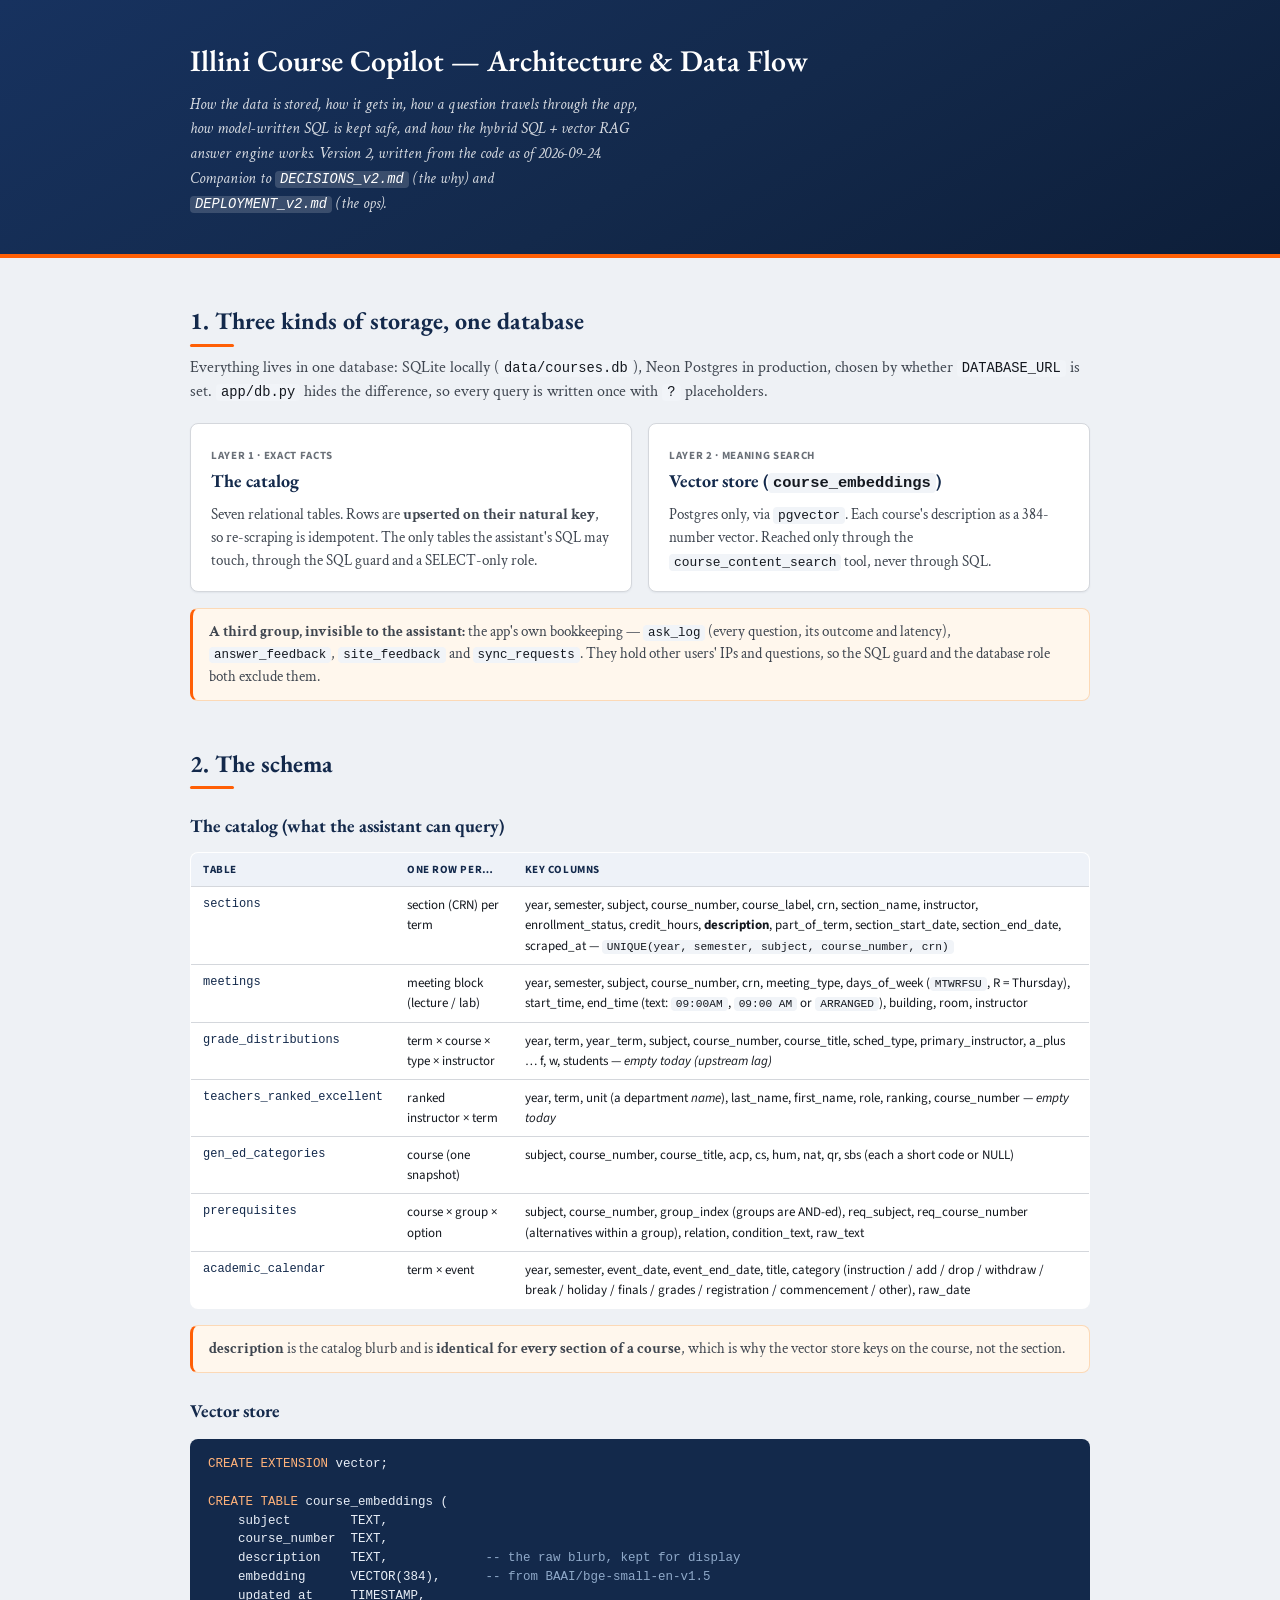
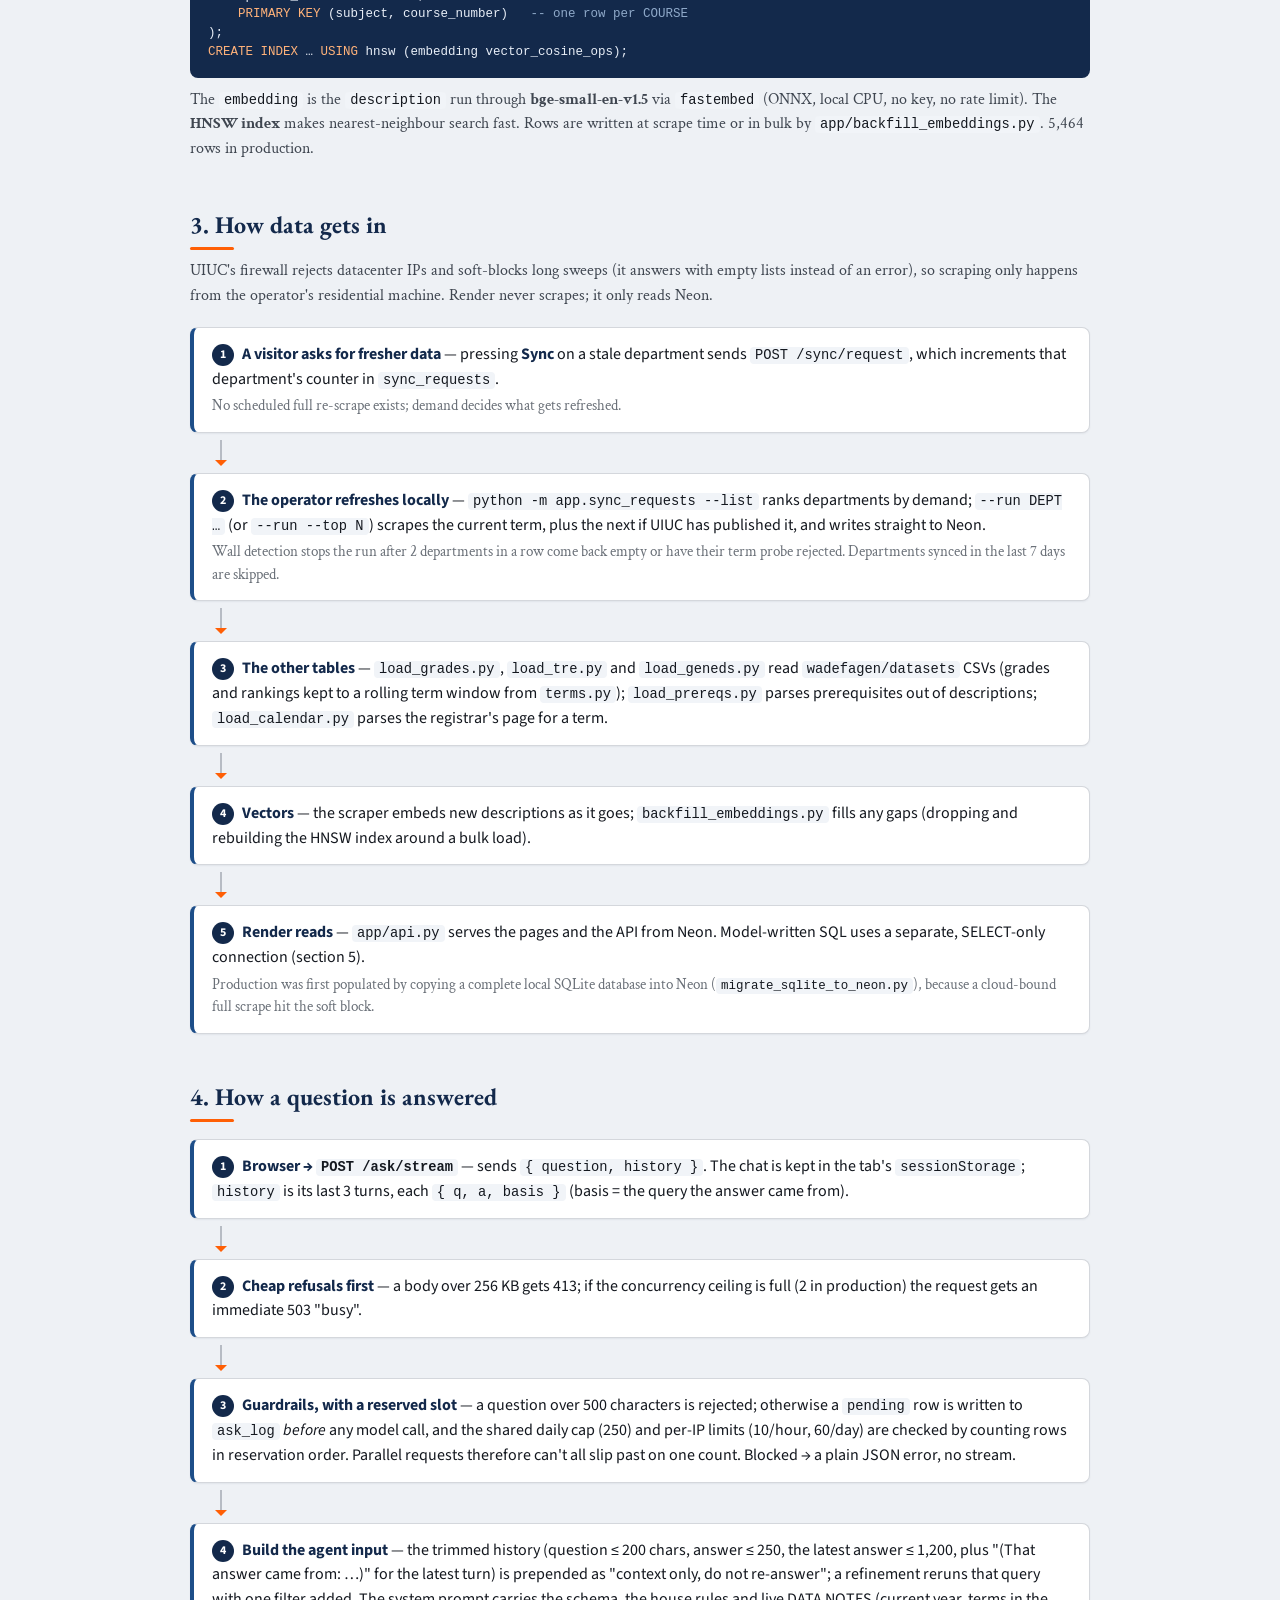
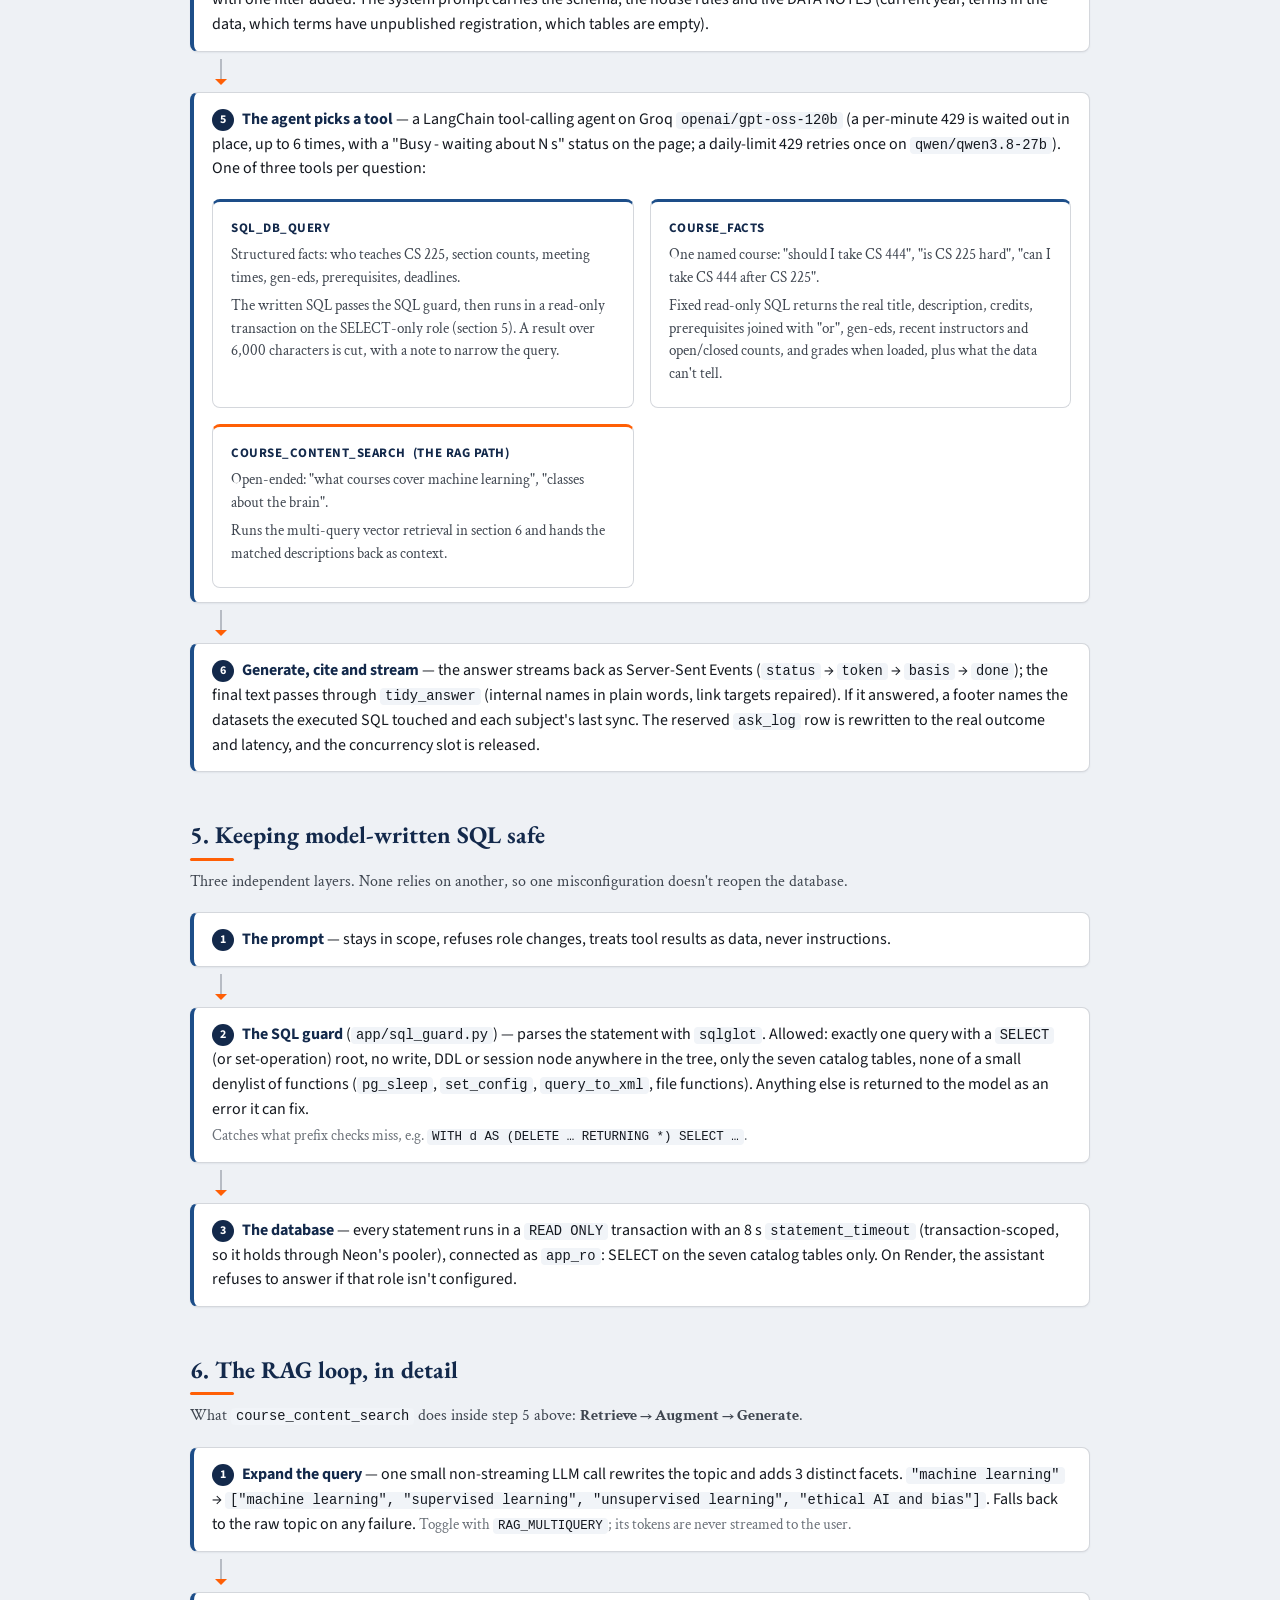
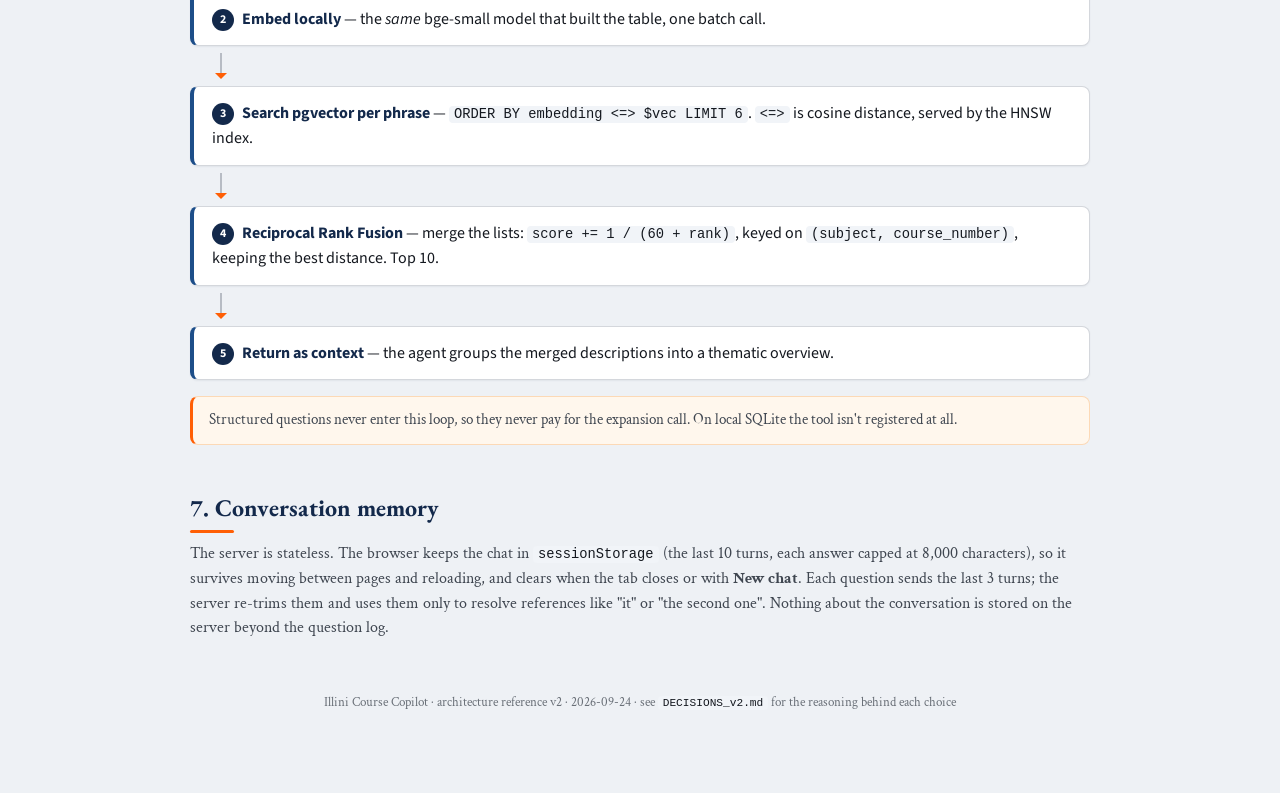
<file: docs/architecture_v2.html>
<!DOCTYPE html>
<html lang="en">
<head>
<meta charset="UTF-8">
<meta name="viewport" content="width=device-width, initial-scale=1.0">
<title>Illini Course Copilot — Architecture &amp; Data Flow (v2)</title>
<link rel="preconnect" href="https://fonts.googleapis.com">
<link rel="preconnect" href="https://fonts.gstatic.com" crossorigin>
<link rel="stylesheet" href="https://fonts.googleapis.com/css2?family=Crimson+Text:ital,wght@0,400;0,600;1,400&family=EB+Garamond:wght@400;600;700&family=Source+Sans+3:wght@400;600;700&display=swap">
<style>
  :root{
    --blue:#13294b; --blue2:#1d4e89; --orange:#ff5f05; --link:#1d58a7;
    --bg:#eef1f5; --panel:#fff; --ink:#14181f; --ink2:#3f4650; --muted:#6a7078;
    --line:#d4d7dc; --line2:#b7bcc4; --code-bg:#f1f4f8; --ok:#0a7d3c;
    --display:"EB Garamond",Georgia,serif;
    --serif:"Crimson Text",Georgia,serif;
    --sans:"Source Sans 3",system-ui,-apple-system,"Segoe UI",Arial,sans-serif;
    --mono:"JetBrains Mono",ui-monospace,Consolas,monospace;
  }
  *{box-sizing:border-box}
  body{
    margin:0;background:var(--bg);color:var(--ink);font-family:var(--sans);
    line-height:1.55;padding:0 0 80px;-webkit-font-smoothing:antialiased;
  }
  .wrap{max-width:940px;margin:0 auto;padding:0 20px}
  header.banner{
    background:linear-gradient(150deg,#17325f,var(--blue) 55%,#0d1e39);
    color:#fff;border-bottom:4px solid var(--orange);
  }
  header.banner .wrap{padding:38px 20px}
  header.banner h1{
    font-family:var(--display);font-weight:600;font-size:30px;margin:0;
  }
  header.banner p{
    font-family:var(--serif);font-style:italic;font-size:16px;
    color:rgba(255,255,255,.82);margin:8px 0 0;max-width:64ch;
  }
  h2{
    font-family:var(--display);font-size:24px;color:var(--blue);
    margin:44px 0 4px;padding-bottom:6px;position:relative;
  }
  h2::after{content:"";position:absolute;left:0;bottom:-1px;width:44px;height:3px;background:var(--orange);border-radius:2px}
  h3{font-family:var(--display);font-size:18px;color:var(--blue);margin:24px 0 8px}
  p.lead{font-family:var(--serif);font-size:16px;color:var(--ink2);margin:10px 0}
  code{font-family:var(--mono);font-size:.86em;background:var(--code-bg);color:var(--ink);padding:1px 5px;border-radius:4px}
  header.banner code{background:rgba(255,255,255,.16);color:#fff}
  a{color:var(--link)}

  /* vertical flow */
  ol.flow{list-style:none;margin:18px 0 0;padding:0}
  ol.flow>li{
    position:relative;background:var(--panel);border:1px solid var(--line);
    border-left:4px solid var(--blue2);border-radius:8px;padding:14px 18px;
    box-shadow:0 1px 2px rgba(16,32,60,.06);
  }
  ol.flow>li+li{margin-top:40px}
  ol.flow>li+li::before{
    content:"";position:absolute;left:26px;top:-34px;width:2px;height:22px;background:var(--line2);
  }
  ol.flow>li+li::after{
    content:"";position:absolute;left:21px;top:-14px;
    border:6px solid transparent;border-top-color:var(--orange);
  }
  ol.flow .n{
    display:inline-block;min-width:22px;height:22px;line-height:22px;text-align:center;
    background:var(--blue);color:#fff;font-weight:700;font-size:12px;border-radius:50%;
    margin-right:8px;vertical-align:1px;
  }
  ol.flow b{color:var(--blue)}
  ol.flow .sub{font-family:var(--serif);color:var(--muted);font-size:14.5px;margin-top:4px}

  /* two-branch split */
  .split{display:grid;gap:16px;margin-top:18px}
  @media(min-width:680px){.split{grid-template-columns:1fr 1fr}}
  .branch{background:var(--panel);border:1px solid var(--line);border-radius:8px;padding:16px 18px}
  .branch.sql{border-top:3px solid var(--blue2)}
  .branch.rag{border-top:3px solid var(--orange)}
  .branch h4{margin:0 0 6px;font-family:var(--sans);font-size:13px;letter-spacing:.04em;text-transform:uppercase;color:var(--blue)}
  .branch p{margin:6px 0;font-family:var(--serif);font-size:14.5px;color:var(--ink2)}

  /* cards row (storage layers) */
  .cards{display:grid;gap:16px;margin-top:18px}
  @media(min-width:680px){.cards{grid-template-columns:1fr 1fr}}
  .card{background:var(--panel);border:1px solid var(--line);border-radius:8px;padding:18px 20px;box-shadow:0 1px 2px rgba(16,32,60,.06)}
  .card h3{margin-top:0}
  .tag{display:inline-block;font-size:11px;font-weight:700;letter-spacing:.06em;text-transform:uppercase;color:var(--muted)}

  table{width:100%;border-collapse:collapse;font-size:13px;margin:12px 0 0;background:var(--panel);border:1px solid var(--line);border-radius:8px;overflow:hidden}
  th,td{text-align:left;padding:8px 12px;border-bottom:1px solid var(--line);vertical-align:top}
  tbody tr:last-child td{border-bottom:0}
  th{background:#eef2f8;color:var(--blue);font-size:11px;letter-spacing:.05em;text-transform:uppercase}
  td:first-child{font-family:var(--mono);font-size:12px;white-space:nowrap;color:var(--blue)}

  pre{
    background:var(--blue);color:#e8eef7;border-radius:8px;padding:16px 18px;
    overflow-x:auto;font-family:var(--mono);font-size:12.5px;line-height:1.5;margin:14px 0 0;
  }
  pre .k{color:#ffb27a}
  .note{
    font-family:var(--serif);font-size:14.5px;color:var(--ink2);
    background:#fff7ed;border:1px solid #fcd9b6;border-left:3px solid var(--orange);
    border-radius:8px;padding:12px 16px;margin-top:16px;
  }
  footer{margin-top:52px;font-family:var(--serif);font-size:13px;color:var(--muted);text-align:center}
</style>
</head>
<body>

<header class="banner">
  <div class="wrap">
    <h1>Illini Course Copilot — Architecture &amp; Data Flow</h1>
    <p>How the data is stored, how it gets in, how a question travels through the app, how model-written SQL is kept safe, and how the hybrid SQL + vector RAG answer engine works. Version 2, written from the code as of 2026-09-24. Companion to <code>DECISIONS_v2.md</code> (the why) and <code>DEPLOYMENT_v2.md</code> (the ops).</p>
  </div>
</header>

<div class="wrap">

  <h2>1. Three kinds of storage, one database</h2>
  <p class="lead">Everything lives in one database: SQLite locally (<code>data/courses.db</code>), Neon Postgres in production, chosen by whether <code>DATABASE_URL</code> is set. <code>app/db.py</code> hides the difference, so every query is written once with <code>?</code> placeholders.</p>

  <div class="cards">
    <div class="card">
      <span class="tag">Layer 1 · exact facts</span>
      <h3>The catalog</h3>
      <p class="lead" style="font-size:15px;margin:6px 0 0">Seven relational tables. Rows are <b>upserted on their natural key</b>, so re-scraping is idempotent. The only tables the assistant's SQL may touch, through the SQL guard and a SELECT-only role.</p>
    </div>
    <div class="card">
      <span class="tag">Layer 2 · meaning search</span>
      <h3>Vector store (<code>course_embeddings</code>)</h3>
      <p class="lead" style="font-size:15px;margin:6px 0 0">Postgres only, via <code>pgvector</code>. Each course's description as a 384-number vector. Reached only through the <code>course_content_search</code> tool, never through SQL.</p>
    </div>
  </div>
  <div class="note"><b>A third group, invisible to the assistant:</b> the app's own bookkeeping — <code>ask_log</code> (every question, its outcome and latency), <code>answer_feedback</code>, <code>site_feedback</code> and <code>sync_requests</code>. They hold other users' IPs and questions, so the SQL guard and the database role both exclude them.</div>

  <h2>2. The schema</h2>

  <h3>The catalog (what the assistant can query)</h3>
  <table>
    <thead><tr><th>Table</th><th>One row per…</th><th>Key columns</th></tr></thead>
    <tbody>
      <tr><td>sections</td><td>section (CRN) per term</td><td>year, semester, subject, course_number, course_label, crn, section_name, instructor, enrollment_status, credit_hours, <b>description</b>, part_of_term, section_start_date, section_end_date, scraped_at — <code>UNIQUE(year, semester, subject, course_number, crn)</code></td></tr>
      <tr><td>meetings</td><td>meeting block (lecture / lab)</td><td>year, semester, subject, course_number, crn, meeting_type, days_of_week (<code>MTWRFSU</code>, R = Thursday), start_time, end_time (text: <code>09:00AM</code>, <code>09:00 AM</code> or <code>ARRANGED</code>), building, room, instructor</td></tr>
      <tr><td>grade_distributions</td><td>term × course × type × instructor</td><td>year, term, year_term, subject, course_number, course_title, sched_type, primary_instructor, a_plus … f, w, students — <i>empty today (upstream lag)</i></td></tr>
      <tr><td>teachers_ranked_excellent</td><td>ranked instructor × term</td><td>year, term, unit (a department <i>name</i>), last_name, first_name, role, ranking, course_number — <i>empty today</i></td></tr>
      <tr><td>gen_ed_categories</td><td>course (one snapshot)</td><td>subject, course_number, course_title, acp, cs, hum, nat, qr, sbs (each a short code or NULL)</td></tr>
      <tr><td>prerequisites</td><td>course × group × option</td><td>subject, course_number, group_index (groups are AND-ed), req_subject, req_course_number (alternatives within a group), relation, condition_text, raw_text</td></tr>
      <tr><td>academic_calendar</td><td>term × event</td><td>year, semester, event_date, event_end_date, title, category (instruction / add / drop / withdraw / break / holiday / finals / grades / registration / commencement / other), raw_date</td></tr>
    </tbody>
  </table>
  <div class="note"><b>description</b> is the catalog blurb and is <b>identical for every section of a course</b>, which is why the vector store keys on the course, not the section.</div>

  <h3>Vector store</h3>
  <pre><span class="k">CREATE EXTENSION</span> vector;

<span class="k">CREATE TABLE</span> course_embeddings (
    subject        TEXT,
    course_number  TEXT,
    description    TEXT,             <span style="color:#8fa9c9">-- the raw blurb, kept for display</span>
    embedding      VECTOR(384),      <span style="color:#8fa9c9">-- from BAAI/bge-small-en-v1.5</span>
    updated_at     TIMESTAMP,
    <span class="k">PRIMARY KEY</span> (subject, course_number)   <span style="color:#8fa9c9">-- one row per COURSE</span>
);
<span class="k">CREATE INDEX</span> … <span class="k">USING</span> hnsw (embedding vector_cosine_ops);</pre>
  <p class="lead">The <code>embedding</code> is the <code>description</code> run through <b>bge-small-en-v1.5</b> via <code>fastembed</code> (ONNX, local CPU, no key, no rate limit). The <b>HNSW index</b> makes nearest-neighbour search fast. Rows are written at scrape time or in bulk by <code>app/backfill_embeddings.py</code>. 5,464 rows in production.</p>

  <h2>3. How data gets in</h2>
  <p class="lead">UIUC's firewall rejects datacenter IPs and soft-blocks long sweeps (it answers with empty lists instead of an error), so scraping only happens from the operator's residential machine. Render never scrapes; it only reads Neon.</p>
  <ol class="flow">
    <li><span class="n">1</span><b>A visitor asks for fresher data</b> — pressing <b>Sync</b> on a stale department sends <code>POST /sync/request</code>, which increments that department's counter in <code>sync_requests</code>.
      <div class="sub">No scheduled full re-scrape exists; demand decides what gets refreshed.</div></li>
    <li><span class="n">2</span><b>The operator refreshes locally</b> — <code>python -m app.sync_requests --list</code> ranks departments by demand; <code>--run DEPT …</code> (or <code>--run --top N</code>) scrapes the current term, plus the next if UIUC has published it, and writes straight to Neon.
      <div class="sub">Wall detection stops the run after 2 departments in a row come back empty or have their term probe rejected. Departments synced in the last 7 days are skipped.</div></li>
    <li><span class="n">3</span><b>The other tables</b> — <code>load_grades.py</code>, <code>load_tre.py</code> and <code>load_geneds.py</code> read <code>wadefagen/datasets</code> CSVs (grades and rankings kept to a rolling term window from <code>terms.py</code>); <code>load_prereqs.py</code> parses prerequisites out of descriptions; <code>load_calendar.py</code> parses the registrar's page for a term.</li>
    <li><span class="n">4</span><b>Vectors</b> — the scraper embeds new descriptions as it goes; <code>backfill_embeddings.py</code> fills any gaps (dropping and rebuilding the HNSW index around a bulk load).</li>
    <li><span class="n">5</span><b>Render reads</b> — <code>app/api.py</code> serves the pages and the API from Neon. Model-written SQL uses a separate, SELECT-only connection (section 5).
      <div class="sub">Production was first populated by copying a complete local SQLite database into Neon (<code>migrate_sqlite_to_neon.py</code>), because a cloud-bound full scrape hit the soft block.</div></li>
  </ol>

  <h2>4. How a question is answered</h2>
  <ol class="flow">
    <li><span class="n">1</span><b>Browser → <code>POST /ask/stream</code></b> — sends <code>{ question, history }</code>. The chat is kept in the tab's <code>sessionStorage</code>; <code>history</code> is its last 3 turns, each <code>{ q, a, basis }</code> (basis = the query the answer came from).</li>
    <li><span class="n">2</span><b>Cheap refusals first</b> — a body over 256 KB gets 413; if the concurrency ceiling is full (2 in production) the request gets an immediate 503 "busy".</li>
    <li><span class="n">3</span><b>Guardrails, with a reserved slot</b> — a question over 500 characters is rejected; otherwise a <code>pending</code> row is written to <code>ask_log</code> <i>before</i> any model call, and the shared daily cap (250) and per-IP limits (10/hour, 60/day) are checked by counting rows in reservation order. Parallel requests therefore can't all slip past on one count. Blocked → a plain JSON error, no stream.</li>
    <li><span class="n">4</span><b>Build the agent input</b> — the trimmed history (question ≤ 200 chars, answer ≤ 250, the latest answer ≤ 1,200, plus "(That answer came from: …)" for the latest turn) is prepended as "context only, do not re-answer"; a refinement reruns that query with one filter added. The system prompt carries the schema, the house rules and live DATA NOTES (current year, terms in the data, which terms have unpublished registration, which tables are empty).</li>
    <li><span class="n">5</span><b>The agent picks a tool</b> — a LangChain tool-calling agent on Groq <code>openai/gpt-oss-120b</code> (a per-minute 429 is waited out in place, up to 6 times, with a "Busy - waiting about N s" status on the page; a daily-limit 429 retries once on <code>qwen/qwen3.8-27b</code>). One of three tools per question:
      <div class="split">
        <div class="branch sql">
          <h4>sql_db_query</h4>
          <p>Structured facts: who teaches CS 225, section counts, meeting times, gen-eds, prerequisites, deadlines.</p>
          <p>The written SQL passes the SQL guard, then runs in a read-only transaction on the SELECT-only role (section 5). A result over 6,000 characters is cut, with a note to narrow the query.</p>
        </div>
        <div class="branch sql">
          <h4>course_facts</h4>
          <p>One named course: "should I take CS 444", "is CS 225 hard", "can I take CS 444 after CS 225".</p>
          <p>Fixed read-only SQL returns the real title, description, credits, prerequisites joined with "or", gen-eds, recent instructors and open/closed counts, and grades when loaded, plus what the data can't tell.</p>
        </div>
        <div class="branch rag">
          <h4>course_content_search &nbsp;(the RAG path)</h4>
          <p>Open-ended: "what courses cover machine learning", "classes about the brain".</p>
          <p>Runs the multi-query vector retrieval in section 6 and hands the matched descriptions back as context.</p>
        </div>
      </div>
    </li>
    <li><span class="n">6</span><b>Generate, cite and stream</b> — the answer streams back as Server-Sent Events (<code>status</code> → <code>token</code> → <code>basis</code> → <code>done</code>); the final text passes through <code>tidy_answer</code> (internal names in plain words, link targets repaired). If it answered, a footer names the datasets the executed SQL touched and each subject's last sync. The reserved <code>ask_log</code> row is rewritten to the real outcome and latency, and the concurrency slot is released.</li>
  </ol>

  <h2>5. Keeping model-written SQL safe</h2>
  <p class="lead">Three independent layers. None relies on another, so one misconfiguration doesn't reopen the database.</p>
  <ol class="flow">
    <li><span class="n">1</span><b>The prompt</b> — stays in scope, refuses role changes, treats tool results as data, never instructions.</li>
    <li><span class="n">2</span><b>The SQL guard</b> (<code>app/sql_guard.py</code>) — parses the statement with <code>sqlglot</code>. Allowed: exactly one query with a <code>SELECT</code> (or set-operation) root, no write, DDL or session node anywhere in the tree, only the seven catalog tables, none of a small denylist of functions (<code>pg_sleep</code>, <code>set_config</code>, <code>query_to_xml</code>, file functions). Anything else is returned to the model as an error it can fix.
      <div class="sub">Catches what prefix checks miss, e.g. <code>WITH d AS (DELETE … RETURNING *) SELECT …</code>.</div></li>
    <li><span class="n">3</span><b>The database</b> — every statement runs in a <code>READ ONLY</code> transaction with an 8 s <code>statement_timeout</code> (transaction-scoped, so it holds through Neon's pooler), connected as <code>app_ro</code>: SELECT on the seven catalog tables only. On Render, the assistant refuses to answer if that role isn't configured.</li>
  </ol>

  <h2>6. The RAG loop, in detail</h2>
  <p class="lead">What <code>course_content_search</code> does inside step 5 above: <b>Retrieve → Augment → Generate</b>.</p>
  <ol class="flow">
    <li><span class="n">1</span><b>Expand the query</b> — one small non-streaming LLM call rewrites the topic and adds 3 distinct facets. <code>"machine learning"</code> → <code>["machine learning", "supervised learning", "unsupervised learning", "ethical AI and bias"]</code>. Falls back to the raw topic on any failure. <span class="sub">Toggle with <code>RAG_MULTIQUERY</code>; its tokens are never streamed to the user.</span></li>
    <li><span class="n">2</span><b>Embed locally</b> — the <i>same</i> bge-small model that built the table, one batch call.</li>
    <li><span class="n">3</span><b>Search pgvector per phrase</b> — <code>ORDER BY embedding &lt;=&gt; $vec LIMIT 6</code>. <code>&lt;=&gt;</code> is cosine distance, served by the HNSW index.</li>
    <li><span class="n">4</span><b>Reciprocal Rank Fusion</b> — merge the lists: <code>score += 1 / (60 + rank)</code>, keyed on <code>(subject, course_number)</code>, keeping the best distance. Top 10.</li>
    <li><span class="n">5</span><b>Return as context</b> — the agent groups the merged descriptions into a thematic overview.</li>
  </ol>
  <div class="note">Structured questions never enter this loop, so they never pay for the expansion call. On local SQLite the tool isn't registered at all.</div>

  <h2>7. Conversation memory</h2>
  <p class="lead">The server is stateless. The browser keeps the chat in <code>sessionStorage</code> (the last 10 turns, each answer capped at 8,000 characters), so it survives moving between pages and reloading, and clears when the tab closes or with <b>New chat</b>. Each question sends the last 3 turns; the server re-trims them and uses them only to resolve references like "it" or "the second one". Nothing about the conversation is stored on the server beyond the question log.</p>

  <footer>
    Illini Course Copilot · architecture reference v2 · 2026-09-24 · see <code>DECISIONS_v2.md</code> for the reasoning behind each choice
  </footer>

</div>
</body>
</html>
</file>
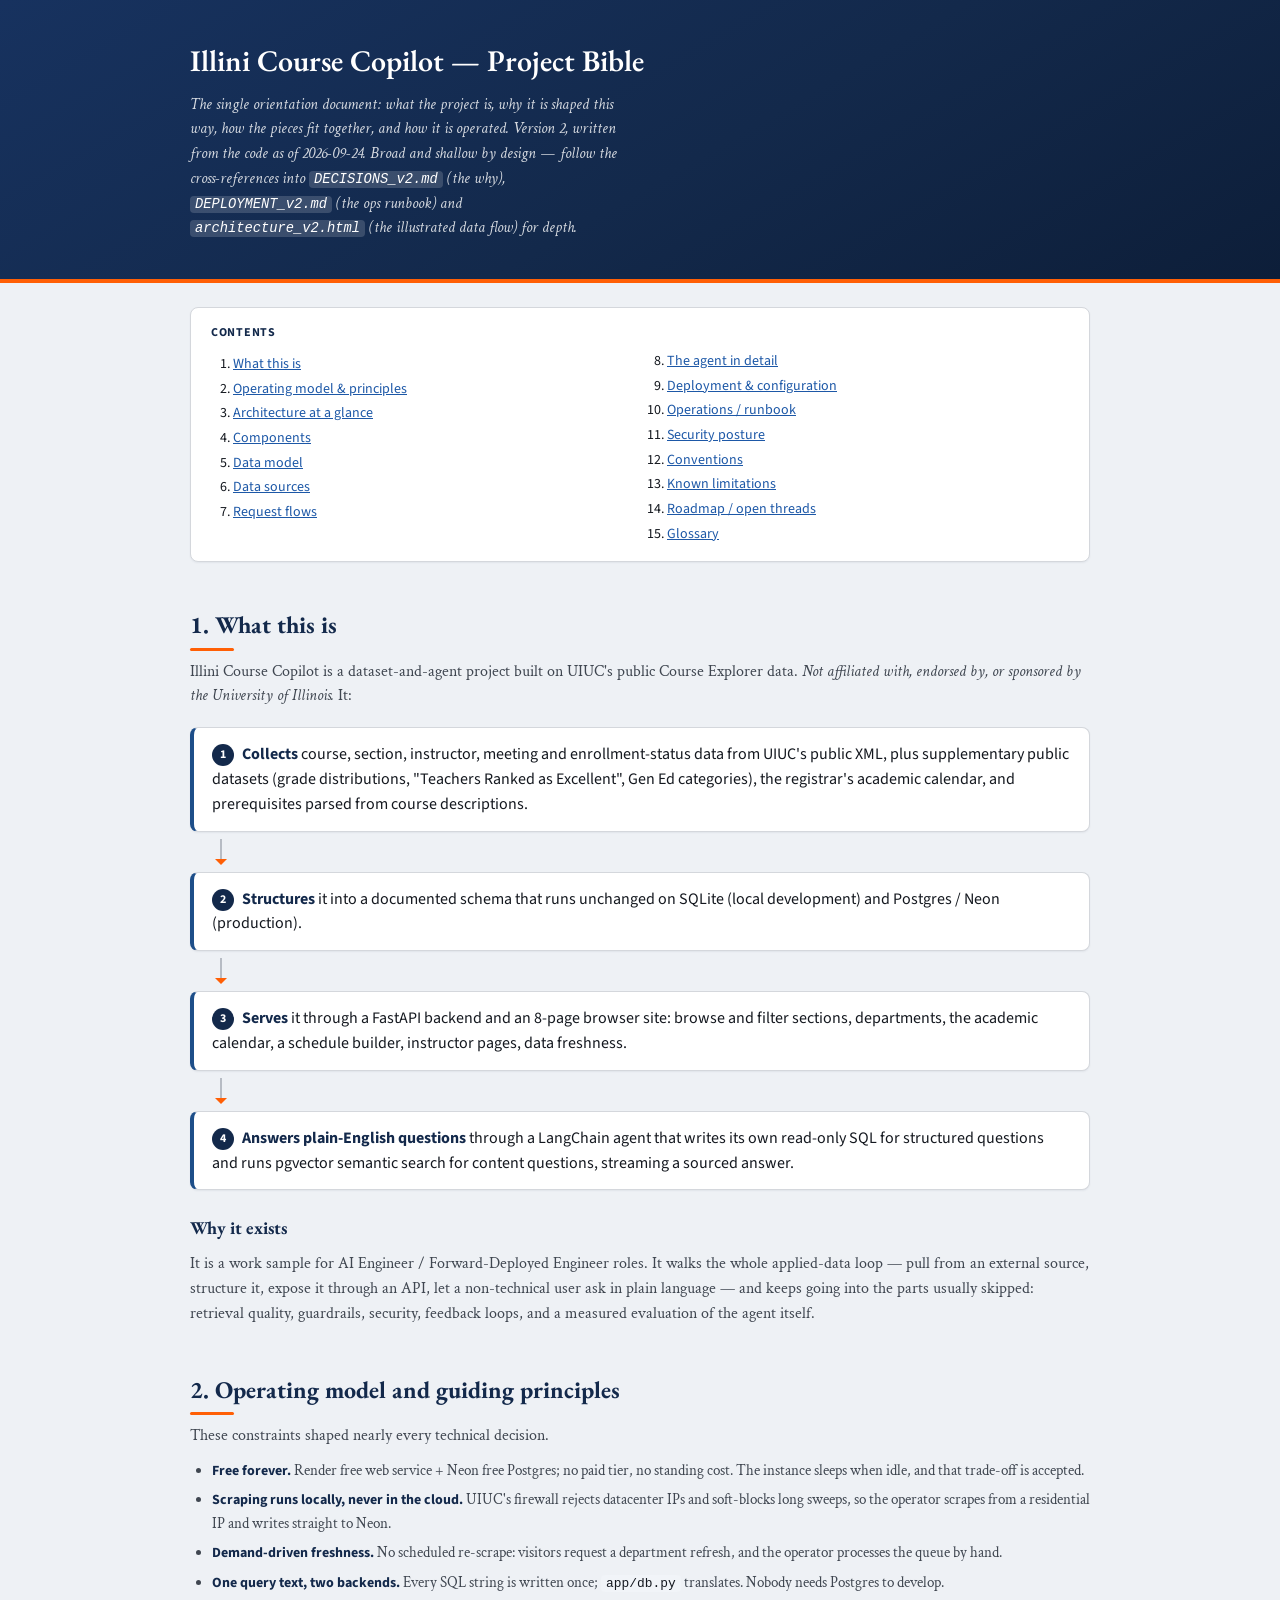
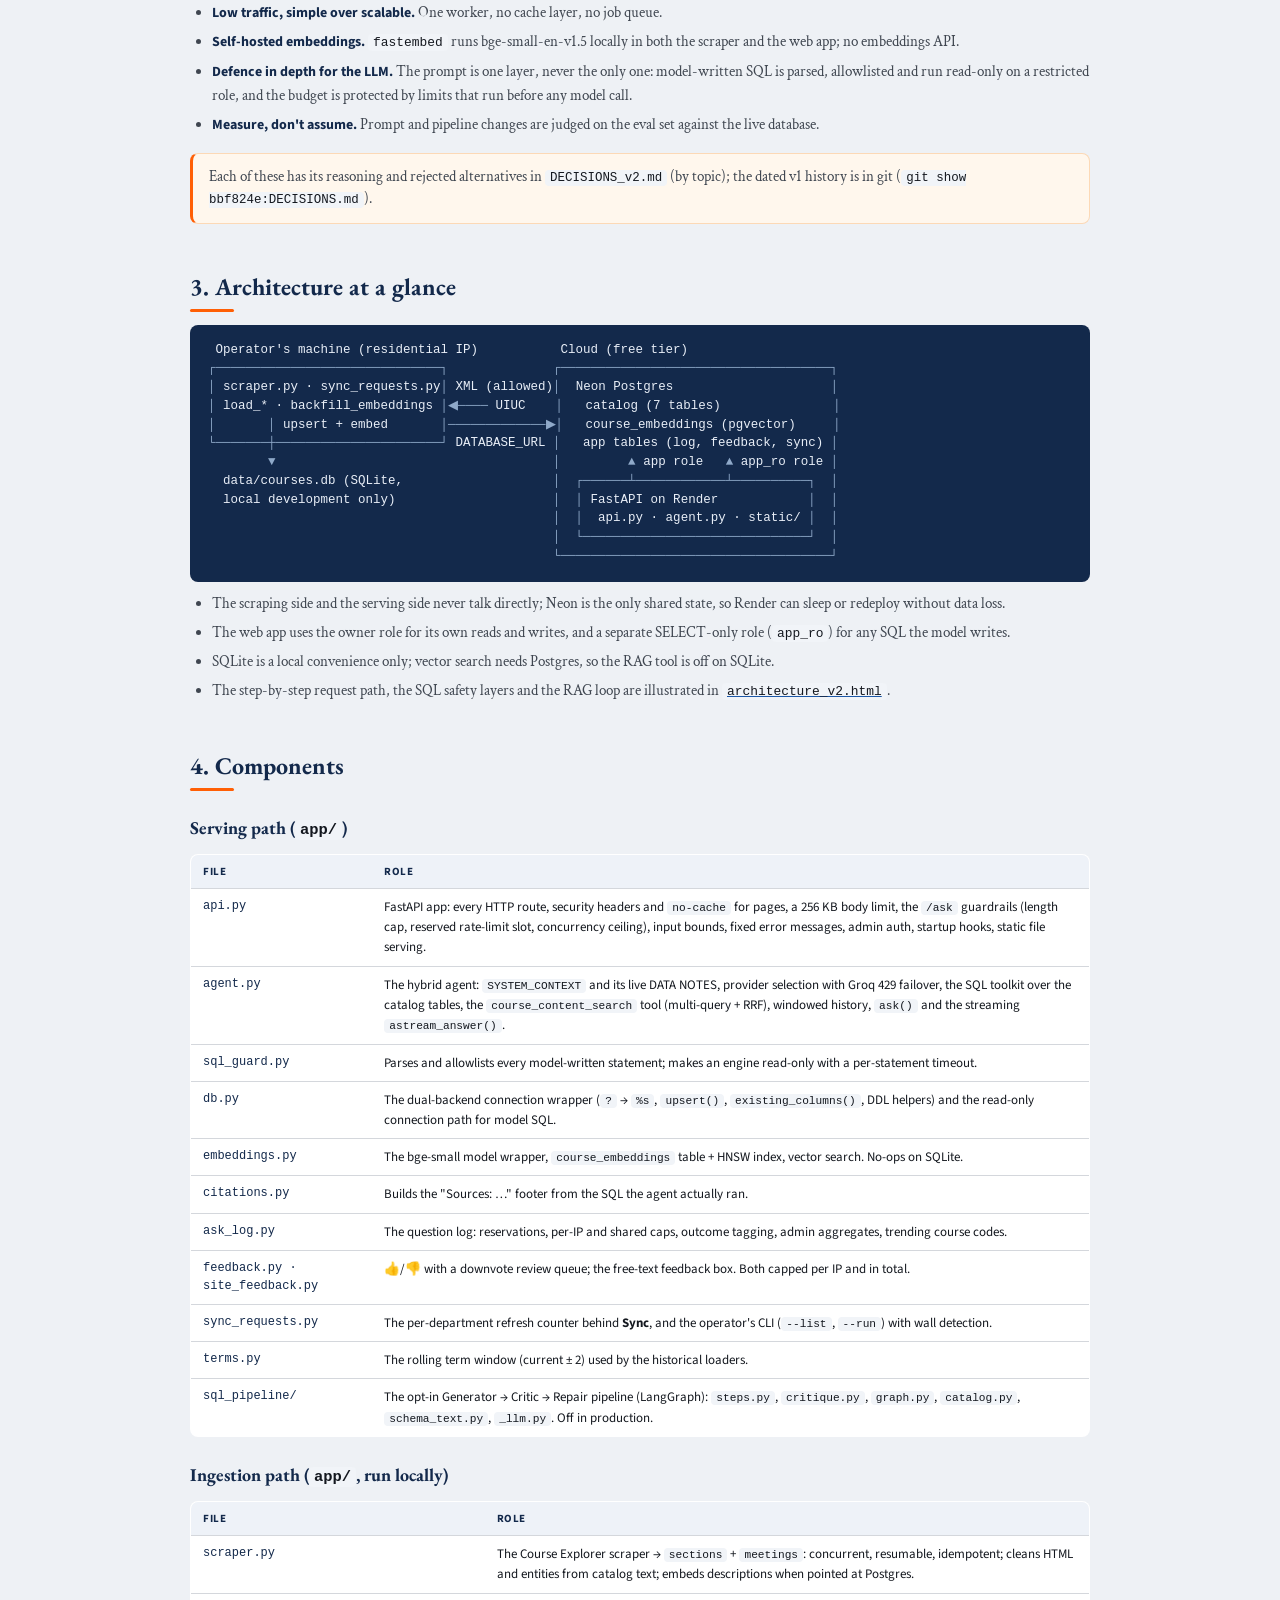
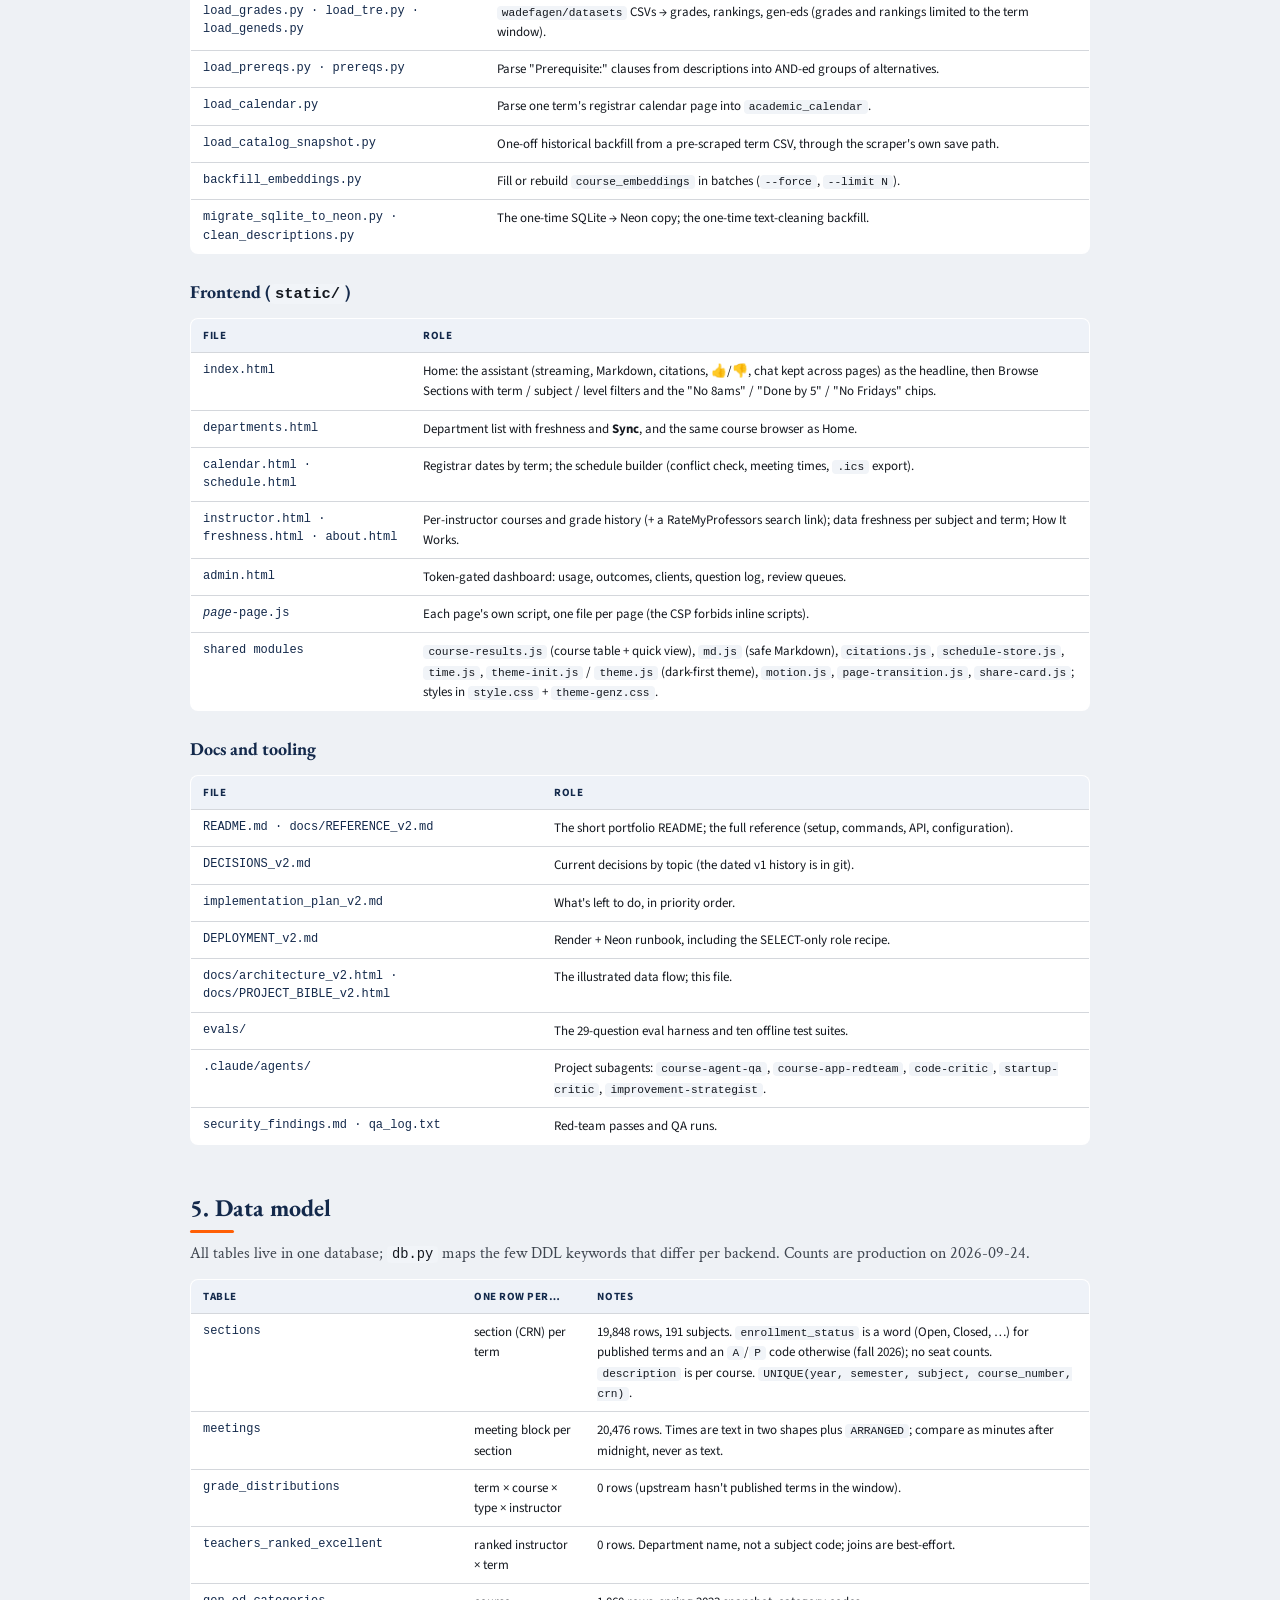
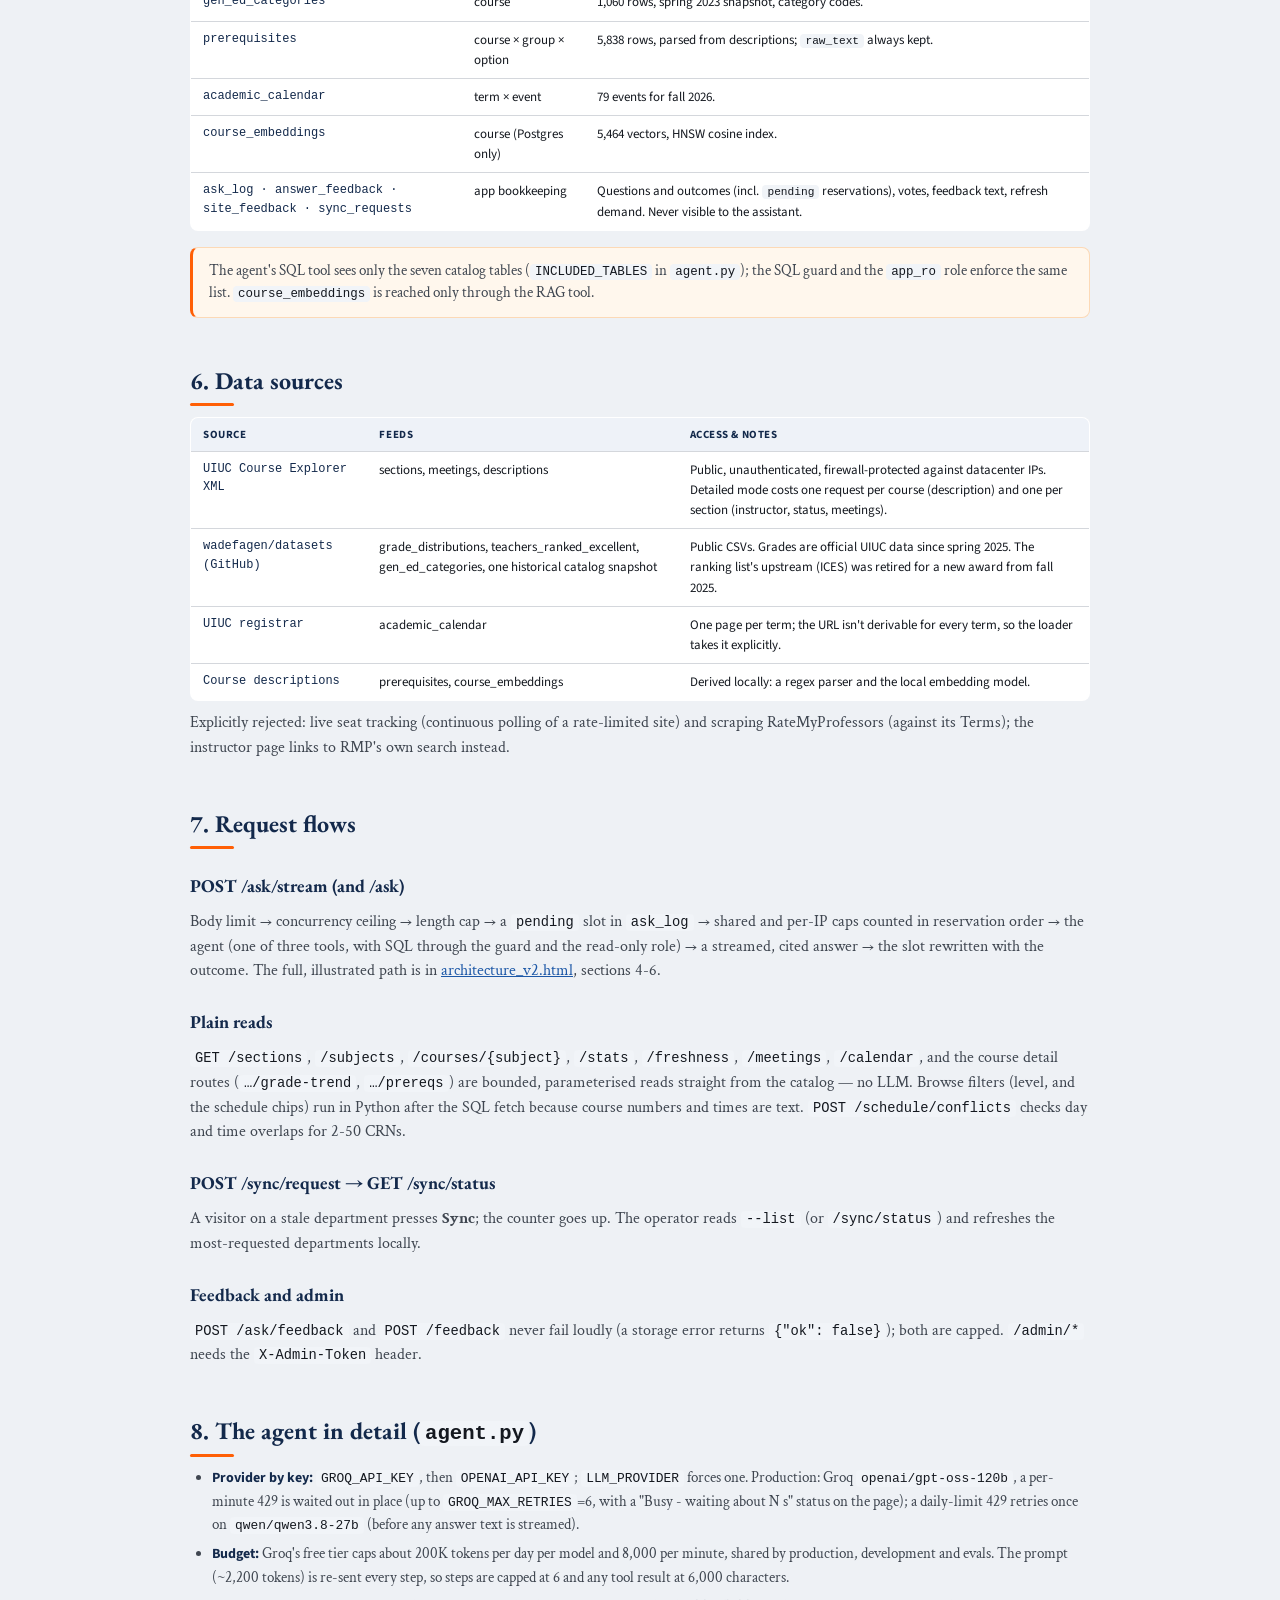
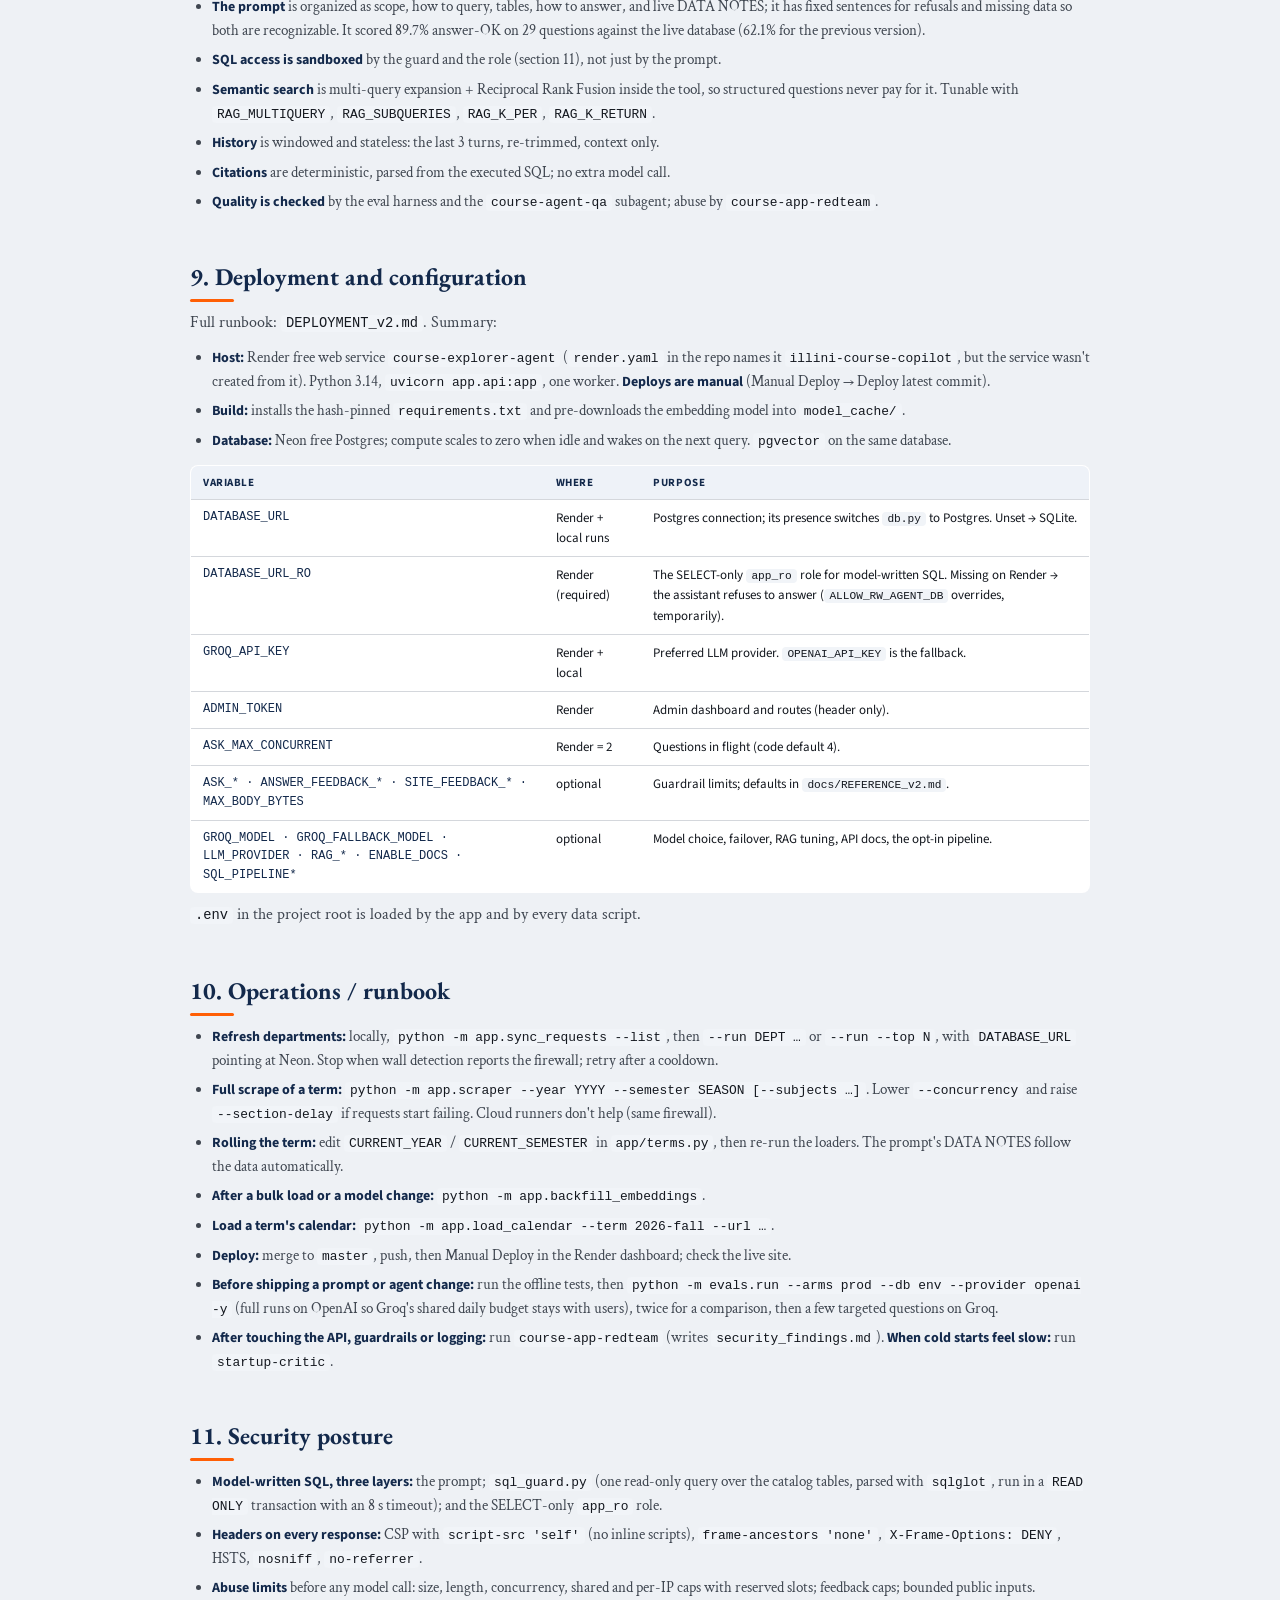
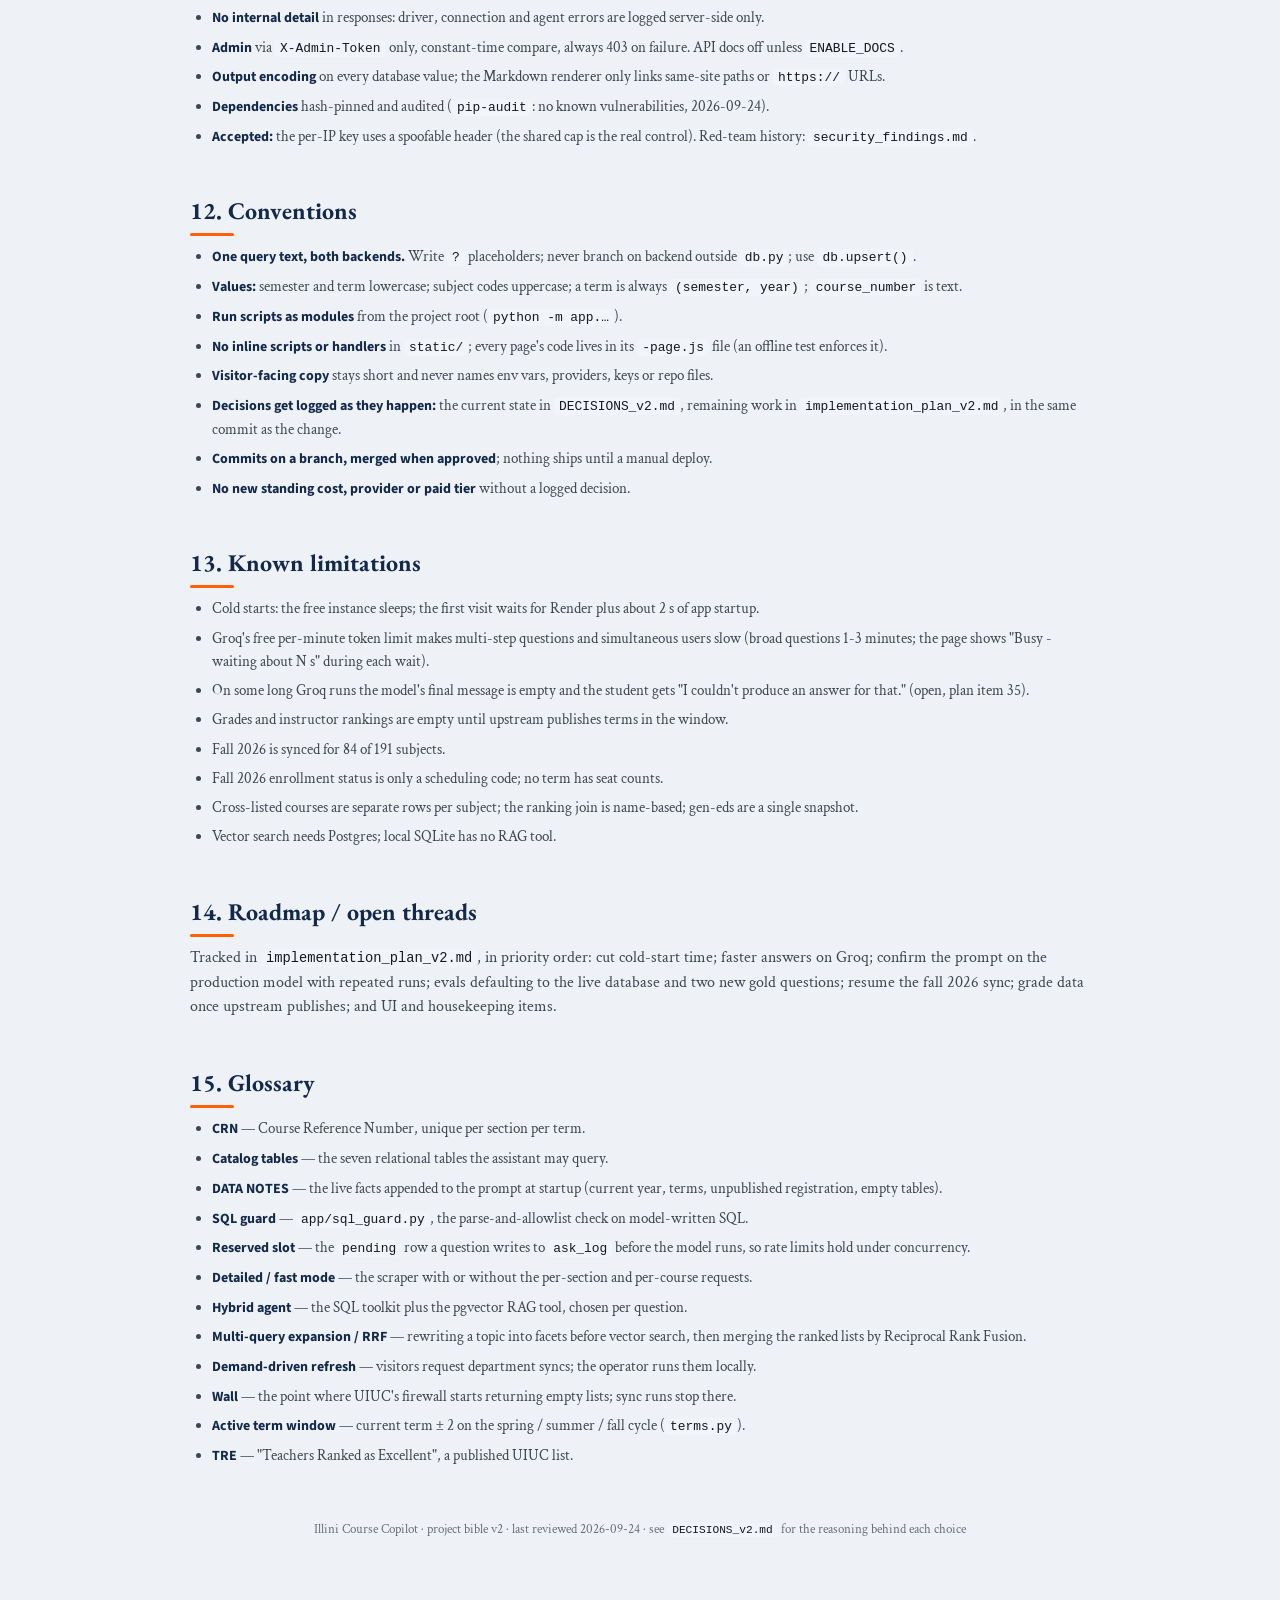
<file: docs/PROJECT_BIBLE_v2.html>
<!DOCTYPE html>
<html lang="en">
<head>
<meta charset="UTF-8">
<meta name="viewport" content="width=device-width, initial-scale=1.0">
<title>Illini Course Copilot — Project Bible (v2)</title>
<link rel="preconnect" href="https://fonts.googleapis.com">
<link rel="preconnect" href="https://fonts.gstatic.com" crossorigin>
<link rel="stylesheet" href="https://fonts.googleapis.com/css2?family=Crimson+Text:ital,wght@0,400;0,600;1,400&family=EB+Garamond:wght@400;600;700&family=Source+Sans+3:wght@400;600;700&display=swap">
<style>
  :root{
    --blue:#13294b; --blue2:#1d4e89; --orange:#ff5f05; --link:#1d58a7;
    --bg:#eef1f5; --panel:#fff; --ink:#14181f; --ink2:#3f4650; --muted:#6a7078;
    --line:#d4d7dc; --line2:#b7bcc4; --code-bg:#f1f4f8; --ok:#0a7d3c;
    --display:"EB Garamond",Georgia,serif;
    --serif:"Crimson Text",Georgia,serif;
    --sans:"Source Sans 3",system-ui,-apple-system,"Segoe UI",Arial,sans-serif;
    --mono:"JetBrains Mono",ui-monospace,Consolas,monospace;
  }
  *{box-sizing:border-box}
  body{
    margin:0;background:var(--bg);color:var(--ink);font-family:var(--sans);
    line-height:1.55;padding:0 0 80px;-webkit-font-smoothing:antialiased;
  }
  .wrap{max-width:940px;margin:0 auto;padding:0 20px}
  header.banner{
    background:linear-gradient(150deg,#17325f,var(--blue) 55%,#0d1e39);
    color:#fff;border-bottom:4px solid var(--orange);
  }
  header.banner .wrap{padding:38px 20px}
  header.banner h1{
    font-family:var(--display);font-weight:600;font-size:30px;margin:0;
  }
  header.banner p{
    font-family:var(--serif);font-style:italic;font-size:16px;
    color:rgba(255,255,255,.82);margin:8px 0 0;max-width:64ch;
  }
  h2{
    font-family:var(--display);font-size:24px;color:var(--blue);
    margin:44px 0 4px;padding-bottom:6px;position:relative;scroll-margin-top:16px;
  }
  h2::after{content:"";position:absolute;left:0;bottom:-1px;width:44px;height:3px;background:var(--orange);border-radius:2px}
  h3{font-family:var(--display);font-size:18px;color:var(--blue);margin:24px 0 8px}
  p.lead{font-family:var(--serif);font-size:16px;color:var(--ink2);margin:10px 0}
  ul.plain{font-family:var(--serif);font-size:15px;color:var(--ink2);margin:10px 0;padding-left:22px}
  ul.plain li{margin:6px 0}
  ul.plain li b{color:var(--blue);font-family:var(--sans);font-size:14px}
  code{font-family:var(--mono);font-size:.86em;background:var(--code-bg);color:var(--ink);padding:1px 5px;border-radius:4px}
  header.banner code{background:rgba(255,255,255,.16);color:#fff}
  a{color:var(--link)}

  /* table of contents */
  nav.toc{
    background:var(--panel);border:1px solid var(--line);border-radius:8px;
    padding:16px 20px;margin-top:24px;box-shadow:0 1px 2px rgba(16,32,60,.06);
  }
  nav.toc h4{margin:0 0 8px;font-family:var(--sans);font-size:12px;letter-spacing:.06em;text-transform:uppercase;color:var(--blue)}
  nav.toc ol{margin:0;padding-left:22px;columns:2;column-gap:32px;font-size:14px}
  nav.toc li{margin:3px 0;break-inside:avoid}
  @media(max-width:620px){nav.toc ol{columns:1}}

  /* vertical flow */
  ol.flow{list-style:none;margin:18px 0 0;padding:0}
  ol.flow>li{
    position:relative;background:var(--panel);border:1px solid var(--line);
    border-left:4px solid var(--blue2);border-radius:8px;padding:14px 18px;
    box-shadow:0 1px 2px rgba(16,32,60,.06);
  }
  ol.flow>li+li{margin-top:40px}
  ol.flow>li+li::before{
    content:"";position:absolute;left:26px;top:-34px;width:2px;height:22px;background:var(--line2);
  }
  ol.flow>li+li::after{
    content:"";position:absolute;left:21px;top:-14px;
    border:6px solid transparent;border-top-color:var(--orange);
  }
  ol.flow .n{
    display:inline-block;min-width:22px;height:22px;line-height:22px;text-align:center;
    background:var(--blue);color:#fff;font-weight:700;font-size:12px;border-radius:50%;
    margin-right:8px;vertical-align:1px;
  }
  ol.flow b{color:var(--blue)}
  ol.flow .sub{font-family:var(--serif);color:var(--muted);font-size:14.5px;margin-top:4px}

  /* two-branch split */
  .split{display:grid;gap:16px;margin-top:18px}
  @media(min-width:680px){.split{grid-template-columns:1fr 1fr}}
  .branch{background:var(--panel);border:1px solid var(--line);border-radius:8px;padding:16px 18px}
  .branch.sql{border-top:3px solid var(--blue2)}
  .branch.rag{border-top:3px solid var(--orange)}
  .branch h4{margin:0 0 6px;font-family:var(--sans);font-size:13px;letter-spacing:.04em;text-transform:uppercase;color:var(--blue)}
  .branch p{margin:6px 0;font-family:var(--serif);font-size:14.5px;color:var(--ink2)}

  /* cards */
  .cards{display:grid;gap:16px;margin-top:18px}
  @media(min-width:680px){.cards{grid-template-columns:1fr 1fr}}
  .card{background:var(--panel);border:1px solid var(--line);border-radius:8px;padding:18px 20px;box-shadow:0 1px 2px rgba(16,32,60,.06)}
  .card h3{margin-top:0}
  .tag{display:inline-block;font-size:11px;font-weight:700;letter-spacing:.06em;text-transform:uppercase;color:var(--muted)}

  table{width:100%;border-collapse:collapse;font-size:13px;margin:12px 0 0;background:var(--panel);border:1px solid var(--line);border-radius:8px;overflow:hidden}
  th,td{text-align:left;padding:8px 12px;border-bottom:1px solid var(--line);vertical-align:top}
  tbody tr:last-child td{border-bottom:0}
  th{background:#eef2f8;color:var(--blue);font-size:11px;letter-spacing:.05em;text-transform:uppercase}
  td:first-child{font-family:var(--mono);font-size:12px;white-space:nowrap;color:var(--blue)}
  table.wide td:first-child{white-space:normal}

  pre{
    background:var(--blue);color:#e8eef7;border-radius:8px;padding:16px 18px;
    overflow-x:auto;font-family:var(--mono);font-size:12.5px;line-height:1.5;margin:14px 0 0;
  }
  pre .c{color:#8fa9c9}
  .note{
    font-family:var(--serif);font-size:14.5px;color:var(--ink2);
    background:#fff7ed;border:1px solid #fcd9b6;border-left:3px solid var(--orange);
    border-radius:8px;padding:12px 16px;margin-top:16px;
  }
  footer{margin-top:52px;font-family:var(--serif);font-size:13px;color:var(--muted);text-align:center}
</style>
</head>
<body>

<header class="banner">
  <div class="wrap">
    <h1>Illini Course Copilot — Project Bible</h1>
    <p>The single orientation document: what the project is, why it is shaped this way, how the pieces fit together, and how it is operated. Version 2, written from the code as of 2026-09-24. Broad and shallow by design — follow the cross-references into <code>DECISIONS_v2.md</code> (the why), <code>DEPLOYMENT_v2.md</code> (the ops runbook) and <code>architecture_v2.html</code> (the illustrated data flow) for depth.</p>
  </div>
</header>

<div class="wrap">

  <nav class="toc">
    <h4>Contents</h4>
    <ol>
      <li><a href="#what">What this is</a></li>
      <li><a href="#model">Operating model &amp; principles</a></li>
      <li><a href="#arch">Architecture at a glance</a></li>
      <li><a href="#components">Components</a></li>
      <li><a href="#schema">Data model</a></li>
      <li><a href="#sources">Data sources</a></li>
      <li><a href="#flows">Request flows</a></li>
      <li><a href="#agent">The agent in detail</a></li>
      <li><a href="#deploy">Deployment &amp; configuration</a></li>
      <li><a href="#ops">Operations / runbook</a></li>
      <li><a href="#security">Security posture</a></li>
      <li><a href="#conventions">Conventions</a></li>
      <li><a href="#limits">Known limitations</a></li>
      <li><a href="#roadmap">Roadmap / open threads</a></li>
      <li><a href="#glossary">Glossary</a></li>
    </ol>
  </nav>

  <h2 id="what">1. What this is</h2>
  <p class="lead">Illini Course Copilot is a dataset-and-agent project built on UIUC's public Course Explorer data. <i>Not affiliated with, endorsed by, or sponsored by the University of Illinois.</i> It:</p>
  <ol class="flow">
    <li><span class="n">1</span><b>Collects</b> course, section, instructor, meeting and enrollment-status data from UIUC's public XML, plus supplementary public datasets (grade distributions, "Teachers Ranked as Excellent", Gen Ed categories), the registrar's academic calendar, and prerequisites parsed from course descriptions.</li>
    <li><span class="n">2</span><b>Structures</b> it into a documented schema that runs unchanged on SQLite (local development) and Postgres / Neon (production).</li>
    <li><span class="n">3</span><b>Serves</b> it through a FastAPI backend and an 8-page browser site: browse and filter sections, departments, the academic calendar, a schedule builder, instructor pages, data freshness.</li>
    <li><span class="n">4</span><b>Answers plain-English questions</b> through a LangChain agent that writes its own read-only SQL for structured questions and runs pgvector semantic search for content questions, streaming a sourced answer.</li>
  </ol>
  <h3>Why it exists</h3>
  <p class="lead">It is a work sample for AI Engineer / Forward-Deployed Engineer roles. It walks the whole applied-data loop — pull from an external source, structure it, expose it through an API, let a non-technical user ask in plain language — and keeps going into the parts usually skipped: retrieval quality, guardrails, security, feedback loops, and a measured evaluation of the agent itself.</p>

  <h2 id="model">2. Operating model and guiding principles</h2>
  <p class="lead">These constraints shaped nearly every technical decision.</p>
  <ul class="plain">
    <li><b>Free forever.</b> Render free web service + Neon free Postgres; no paid tier, no standing cost. The instance sleeps when idle, and that trade-off is accepted.</li>
    <li><b>Scraping runs locally, never in the cloud.</b> UIUC's firewall rejects datacenter IPs and soft-blocks long sweeps, so the operator scrapes from a residential IP and writes straight to Neon.</li>
    <li><b>Demand-driven freshness.</b> No scheduled re-scrape: visitors request a department refresh, and the operator processes the queue by hand.</li>
    <li><b>One query text, two backends.</b> Every SQL string is written once; <code>app/db.py</code> translates. Nobody needs Postgres to develop.</li>
    <li><b>Low traffic, simple over scalable.</b> One worker, no cache layer, no job queue.</li>
    <li><b>Self-hosted embeddings.</b> <code>fastembed</code> runs bge-small-en-v1.5 locally in both the scraper and the web app; no embeddings API.</li>
    <li><b>Defence in depth for the LLM.</b> The prompt is one layer, never the only one: model-written SQL is parsed, allowlisted and run read-only on a restricted role, and the budget is protected by limits that run before any model call.</li>
    <li><b>Measure, don't assume.</b> Prompt and pipeline changes are judged on the eval set against the live database.</li>
  </ul>
  <div class="note">Each of these has its reasoning and rejected alternatives in <code>DECISIONS_v2.md</code> (by topic); the dated v1 history is in git (<code>git show bbf824e:DECISIONS.md</code>).</div>

  <h2 id="arch">3. Architecture at a glance</h2>
  <pre> Operator&#x27;s machine (residential IP)           Cloud (free tier)
<span class="c">┌──────────────────────────────┐</span>              <span class="c">┌────────────────────────────────────┐</span>
<span class="c">│</span> scraper.py · sync_requests.py<span class="c">│</span> XML (allowed)<span class="c">│</span>  Neon Postgres                     <span class="c">│</span>
<span class="c">│</span> load_* · backfill_embeddings <span class="c">│◀────</span> UIUC    <span class="c">│</span>   catalog (7 tables)               <span class="c">│</span>
<span class="c">│</span>       <span class="c">│</span> upsert + embed       <span class="c">│─────────────▶│</span>   course_embeddings (pgvector)     <span class="c">│</span>
<span class="c">└───────┼──────────────────────┘</span> DATABASE_URL <span class="c">│</span>   app tables (log, feedback, sync) <span class="c">│</span>
        <span class="c">▼</span>                                     <span class="c">│</span>         <span class="c">▲</span> app role   <span class="c">▲</span> app_ro role <span class="c">│</span>
  data/courses.db (SQLite,                    <span class="c">│</span>  <span class="c">┌──────┴────────────┴──────────┐</span>  <span class="c">│</span>
  local development only)                     <span class="c">│</span>  <span class="c">│</span> FastAPI on Render            <span class="c">│</span>  <span class="c">│</span>
                                              <span class="c">│</span>  <span class="c">│</span>  api.py · agent.py · static/ <span class="c">│</span>  <span class="c">│</span>
                                              <span class="c">│</span>  <span class="c">└──────────────────────────────┘</span>  <span class="c">│</span>
                                              <span class="c">└────────────────────────────────────┘</span></pre>
  <ul class="plain">
    <li>The scraping side and the serving side never talk directly; Neon is the only shared state, so Render can sleep or redeploy without data loss.</li>
    <li>The web app uses the owner role for its own reads and writes, and a separate SELECT-only role (<code>app_ro</code>) for any SQL the model writes.</li>
    <li>SQLite is a local convenience only; vector search needs Postgres, so the RAG tool is off on SQLite.</li>
    <li>The step-by-step request path, the SQL safety layers and the RAG loop are illustrated in <a href="architecture_v2.html"><code>architecture_v2.html</code></a>.</li>
  </ul>

  <h2 id="components">4. Components</h2>

  <h3>Serving path (<code>app/</code>)</h3>
  <table class="wide">
    <thead><tr><th>File</th><th>Role</th></tr></thead>
    <tbody>
      <tr><td>api.py</td><td>FastAPI app: every HTTP route, security headers and <code>no-cache</code> for pages, a 256 KB body limit, the <code>/ask</code> guardrails (length cap, reserved rate-limit slot, concurrency ceiling), input bounds, fixed error messages, admin auth, startup hooks, static file serving.</td></tr>
      <tr><td>agent.py</td><td>The hybrid agent: <code>SYSTEM_CONTEXT</code> and its live DATA NOTES, provider selection with Groq 429 failover, the SQL toolkit over the catalog tables, the <code>course_content_search</code> tool (multi-query + RRF), windowed history, <code>ask()</code> and the streaming <code>astream_answer()</code>.</td></tr>
      <tr><td>sql_guard.py</td><td>Parses and allowlists every model-written statement; makes an engine read-only with a per-statement timeout.</td></tr>
      <tr><td>db.py</td><td>The dual-backend connection wrapper (<code>?</code> → <code>%s</code>, <code>upsert()</code>, <code>existing_columns()</code>, DDL helpers) and the read-only connection path for model SQL.</td></tr>
      <tr><td>embeddings.py</td><td>The bge-small model wrapper, <code>course_embeddings</code> table + HNSW index, vector search. No-ops on SQLite.</td></tr>
      <tr><td>citations.py</td><td>Builds the "Sources: …" footer from the SQL the agent actually ran.</td></tr>
      <tr><td>ask_log.py</td><td>The question log: reservations, per-IP and shared caps, outcome tagging, admin aggregates, trending course codes.</td></tr>
      <tr><td>feedback.py · site_feedback.py</td><td>👍/👎 with a downvote review queue; the free-text feedback box. Both capped per IP and in total.</td></tr>
      <tr><td>sync_requests.py</td><td>The per-department refresh counter behind <b>Sync</b>, and the operator's CLI (<code>--list</code>, <code>--run</code>) with wall detection.</td></tr>
      <tr><td>terms.py</td><td>The rolling term window (current ± 2) used by the historical loaders.</td></tr>
      <tr><td>sql_pipeline/</td><td>The opt-in Generator → Critic → Repair pipeline (LangGraph): <code>steps.py</code>, <code>critique.py</code>, <code>graph.py</code>, <code>catalog.py</code>, <code>schema_text.py</code>, <code>_llm.py</code>. Off in production.</td></tr>
    </tbody>
  </table>

  <h3>Ingestion path (<code>app/</code>, run locally)</h3>
  <table class="wide">
    <thead><tr><th>File</th><th>Role</th></tr></thead>
    <tbody>
      <tr><td>scraper.py</td><td>The Course Explorer scraper → <code>sections</code> + <code>meetings</code>: concurrent, resumable, idempotent; cleans HTML and entities from catalog text; embeds descriptions when pointed at Postgres.</td></tr>
      <tr><td>load_grades.py · load_tre.py · load_geneds.py</td><td><code>wadefagen/datasets</code> CSVs → grades, rankings, gen-eds (grades and rankings limited to the term window).</td></tr>
      <tr><td>load_prereqs.py · prereqs.py</td><td>Parse "Prerequisite:" clauses from descriptions into AND-ed groups of alternatives.</td></tr>
      <tr><td>load_calendar.py</td><td>Parse one term's registrar calendar page into <code>academic_calendar</code>.</td></tr>
      <tr><td>load_catalog_snapshot.py</td><td>One-off historical backfill from a pre-scraped term CSV, through the scraper's own save path.</td></tr>
      <tr><td>backfill_embeddings.py</td><td>Fill or rebuild <code>course_embeddings</code> in batches (<code>--force</code>, <code>--limit N</code>).</td></tr>
      <tr><td>migrate_sqlite_to_neon.py · clean_descriptions.py</td><td>The one-time SQLite → Neon copy; the one-time text-cleaning backfill.</td></tr>
    </tbody>
  </table>

  <h3>Frontend (<code>static/</code>)</h3>
  <table class="wide">
    <thead><tr><th>File</th><th>Role</th></tr></thead>
    <tbody>
      <tr><td>index.html</td><td>Home: the assistant (streaming, Markdown, citations, 👍/👎, chat kept across pages) as the headline, then Browse Sections with term / subject / level filters and the "No 8ams" / "Done by 5" / "No Fridays" chips.</td></tr>
      <tr><td>departments.html</td><td>Department list with freshness and <b>Sync</b>, and the same course browser as Home.</td></tr>
      <tr><td>calendar.html · schedule.html</td><td>Registrar dates by term; the schedule builder (conflict check, meeting times, <code>.ics</code> export).</td></tr>
      <tr><td>instructor.html · freshness.html · about.html</td><td>Per-instructor courses and grade history (+ a RateMyProfessors search link); data freshness per subject and term; How It Works.</td></tr>
      <tr><td>admin.html</td><td>Token-gated dashboard: usage, outcomes, clients, question log, review queues.</td></tr>
      <tr><td><i>page</i>-page.js</td><td>Each page's own script, one file per page (the CSP forbids inline scripts).</td></tr>
      <tr><td>shared modules</td><td><code>course-results.js</code> (course table + quick view), <code>md.js</code> (safe Markdown), <code>citations.js</code>, <code>schedule-store.js</code>, <code>time.js</code>, <code>theme-init.js</code> / <code>theme.js</code> (dark-first theme), <code>motion.js</code>, <code>page-transition.js</code>, <code>share-card.js</code>; styles in <code>style.css</code> + <code>theme-genz.css</code>.</td></tr>
    </tbody>
  </table>

  <h3>Docs and tooling</h3>
  <table class="wide">
    <thead><tr><th>File</th><th>Role</th></tr></thead>
    <tbody>
      <tr><td>README.md · docs/REFERENCE_v2.md</td><td>The short portfolio README; the full reference (setup, commands, API, configuration).</td></tr>
      <tr><td>DECISIONS_v2.md</td><td>Current decisions by topic (the dated v1 history is in git).</td></tr>
      <tr><td>implementation_plan_v2.md</td><td>What's left to do, in priority order.</td></tr>
      <tr><td>DEPLOYMENT_v2.md</td><td>Render + Neon runbook, including the SELECT-only role recipe.</td></tr>
      <tr><td>docs/architecture_v2.html · docs/PROJECT_BIBLE_v2.html</td><td>The illustrated data flow; this file.</td></tr>
      <tr><td>evals/</td><td>The 29-question eval harness and ten offline test suites.</td></tr>
      <tr><td>.claude/agents/</td><td>Project subagents: <code>course-agent-qa</code>, <code>course-app-redteam</code>, <code>code-critic</code>, <code>startup-critic</code>, <code>improvement-strategist</code>.</td></tr>
      <tr><td>security_findings.md · qa_log.txt</td><td>Red-team passes and QA runs.</td></tr>
    </tbody>
  </table>

  <h2 id="schema">5. Data model</h2>
  <p class="lead">All tables live in one database; <code>db.py</code> maps the few DDL keywords that differ per backend. Counts are production on 2026-09-24.</p>
  <table class="wide">
    <thead><tr><th>Table</th><th>One row per…</th><th>Notes</th></tr></thead>
    <tbody>
      <tr><td>sections</td><td>section (CRN) per term</td><td>19,848 rows, 191 subjects. <code>enrollment_status</code> is a word (Open, Closed, …) for published terms and an <code>A</code>/<code>P</code> code otherwise (fall 2026); no seat counts. <code>description</code> is per course. <code>UNIQUE(year, semester, subject, course_number, crn)</code>.</td></tr>
      <tr><td>meetings</td><td>meeting block per section</td><td>20,476 rows. Times are text in two shapes plus <code>ARRANGED</code>; compare as minutes after midnight, never as text.</td></tr>
      <tr><td>grade_distributions</td><td>term × course × type × instructor</td><td>0 rows (upstream hasn't published terms in the window).</td></tr>
      <tr><td>teachers_ranked_excellent</td><td>ranked instructor × term</td><td>0 rows. Department name, not a subject code; joins are best-effort.</td></tr>
      <tr><td>gen_ed_categories</td><td>course</td><td>1,060 rows, spring 2023 snapshot, category codes.</td></tr>
      <tr><td>prerequisites</td><td>course × group × option</td><td>5,838 rows, parsed from descriptions; <code>raw_text</code> always kept.</td></tr>
      <tr><td>academic_calendar</td><td>term × event</td><td>79 events for fall 2026.</td></tr>
      <tr><td>course_embeddings</td><td>course (Postgres only)</td><td>5,464 vectors, HNSW cosine index.</td></tr>
      <tr><td>ask_log · answer_feedback · site_feedback · sync_requests</td><td>app bookkeeping</td><td>Questions and outcomes (incl. <code>pending</code> reservations), votes, feedback text, refresh demand. Never visible to the assistant.</td></tr>
    </tbody>
  </table>
  <div class="note">The agent's SQL tool sees only the seven catalog tables (<code>INCLUDED_TABLES</code> in <code>agent.py</code>); the SQL guard and the <code>app_ro</code> role enforce the same list. <code>course_embeddings</code> is reached only through the RAG tool.</div>

  <h2 id="sources">6. Data sources</h2>
  <table class="wide">
    <thead><tr><th>Source</th><th>Feeds</th><th>Access &amp; notes</th></tr></thead>
    <tbody>
      <tr><td>UIUC Course Explorer XML</td><td>sections, meetings, descriptions</td><td>Public, unauthenticated, firewall-protected against datacenter IPs. Detailed mode costs one request per course (description) and one per section (instructor, status, meetings).</td></tr>
      <tr><td>wadefagen/datasets (GitHub)</td><td>grade_distributions, teachers_ranked_excellent, gen_ed_categories, one historical catalog snapshot</td><td>Public CSVs. Grades are official UIUC data since spring 2025. The ranking list's upstream (ICES) was retired for a new award from fall 2025.</td></tr>
      <tr><td>UIUC registrar</td><td>academic_calendar</td><td>One page per term; the URL isn't derivable for every term, so the loader takes it explicitly.</td></tr>
      <tr><td>Course descriptions</td><td>prerequisites, course_embeddings</td><td>Derived locally: a regex parser and the local embedding model.</td></tr>
    </tbody>
  </table>
  <p class="lead">Explicitly rejected: live seat tracking (continuous polling of a rate-limited site) and scraping RateMyProfessors (against its Terms); the instructor page links to RMP's own search instead.</p>

  <h2 id="flows">7. Request flows</h2>

  <h3>POST /ask/stream (and /ask)</h3>
  <p class="lead">Body limit → concurrency ceiling → length cap → a <code>pending</code> slot in <code>ask_log</code> → shared and per-IP caps counted in reservation order → the agent (one of three tools, with SQL through the guard and the read-only role) → a streamed, cited answer → the slot rewritten with the outcome. The full, illustrated path is in <a href="architecture_v2.html">architecture_v2.html</a>, sections 4-6.</p>

  <h3>Plain reads</h3>
  <p class="lead"><code>GET /sections</code>, <code>/subjects</code>, <code>/courses/{subject}</code>, <code>/stats</code>, <code>/freshness</code>, <code>/meetings</code>, <code>/calendar</code>, and the course detail routes (<code>…/grade-trend</code>, <code>…/prereqs</code>) are bounded, parameterised reads straight from the catalog — no LLM. Browse filters (level, and the schedule chips) run in Python after the SQL fetch because course numbers and times are text. <code>POST /schedule/conflicts</code> checks day and time overlaps for 2-50 CRNs.</p>

  <h3>POST /sync/request → GET /sync/status</h3>
  <p class="lead">A visitor on a stale department presses <b>Sync</b>; the counter goes up. The operator reads <code>--list</code> (or <code>/sync/status</code>) and refreshes the most-requested departments locally.</p>

  <h3>Feedback and admin</h3>
  <p class="lead"><code>POST /ask/feedback</code> and <code>POST /feedback</code> never fail loudly (a storage error returns <code>{"ok": false}</code>); both are capped. <code>/admin/*</code> needs the <code>X-Admin-Token</code> header.</p>

  <h2 id="agent">8. The agent in detail (<code>agent.py</code>)</h2>
  <ul class="plain">
    <li><b>Provider by key:</b> <code>GROQ_API_KEY</code>, then <code>OPENAI_API_KEY</code>; <code>LLM_PROVIDER</code> forces one. Production: Groq <code>openai/gpt-oss-120b</code>, a per-minute 429 is waited out in place (up to <code>GROQ_MAX_RETRIES</code>=6, with a "Busy - waiting about N s" status on the page); a daily-limit 429 retries once on <code>qwen/qwen3.8-27b</code> (before any answer text is streamed).</li>
    <li><b>Budget:</b> Groq's free tier caps about 200K tokens per day per model and 8,000 per minute, shared by production, development and evals. The prompt (~2,200 tokens) is re-sent every step, so steps are capped at 6 and any tool result at 6,000 characters.</li>
    <li><b>The prompt</b> is organized as scope, how to query, tables, how to answer, and live DATA NOTES; it has fixed sentences for refusals and missing data so both are recognizable. It scored 89.7% answer-OK on 29 questions against the live database (62.1% for the previous version).</li>
    <li><b>SQL access is sandboxed</b> by the guard and the role (section 11), not just by the prompt.</li>
    <li><b>Semantic search</b> is multi-query expansion + Reciprocal Rank Fusion inside the tool, so structured questions never pay for it. Tunable with <code>RAG_MULTIQUERY</code>, <code>RAG_SUBQUERIES</code>, <code>RAG_K_PER</code>, <code>RAG_K_RETURN</code>.</li>
    <li><b>History</b> is windowed and stateless: the last 3 turns, re-trimmed, context only.</li>
    <li><b>Citations</b> are deterministic, parsed from the executed SQL; no extra model call.</li>
    <li><b>Quality is checked</b> by the eval harness and the <code>course-agent-qa</code> subagent; abuse by <code>course-app-redteam</code>.</li>
  </ul>

  <h2 id="deploy">9. Deployment and configuration</h2>
  <p class="lead">Full runbook: <code>DEPLOYMENT_v2.md</code>. Summary:</p>
  <ul class="plain">
    <li><b>Host:</b> Render free web service <code>course-explorer-agent</code> (<code>render.yaml</code> in the repo names it <code>illini-course-copilot</code>, but the service wasn't created from it). Python 3.14, <code>uvicorn app.api:app</code>, one worker. <b>Deploys are manual</b> (Manual Deploy → Deploy latest commit).</li>
    <li><b>Build:</b> installs the hash-pinned <code>requirements.txt</code> and pre-downloads the embedding model into <code>model_cache/</code>.</li>
    <li><b>Database:</b> Neon free Postgres; compute scales to zero when idle and wakes on the next query. <code>pgvector</code> on the same database.</li>
  </ul>
  <table class="wide">
    <thead><tr><th>Variable</th><th>Where</th><th>Purpose</th></tr></thead>
    <tbody>
      <tr><td>DATABASE_URL</td><td>Render + local runs</td><td>Postgres connection; its presence switches <code>db.py</code> to Postgres. Unset → SQLite.</td></tr>
      <tr><td>DATABASE_URL_RO</td><td>Render (required)</td><td>The SELECT-only <code>app_ro</code> role for model-written SQL. Missing on Render → the assistant refuses to answer (<code>ALLOW_RW_AGENT_DB</code> overrides, temporarily).</td></tr>
      <tr><td>GROQ_API_KEY</td><td>Render + local</td><td>Preferred LLM provider. <code>OPENAI_API_KEY</code> is the fallback.</td></tr>
      <tr><td>ADMIN_TOKEN</td><td>Render</td><td>Admin dashboard and routes (header only).</td></tr>
      <tr><td>ASK_MAX_CONCURRENT</td><td>Render = 2</td><td>Questions in flight (code default 4).</td></tr>
      <tr><td>ASK_* · ANSWER_FEEDBACK_* · SITE_FEEDBACK_* · MAX_BODY_BYTES</td><td>optional</td><td>Guardrail limits; defaults in <code>docs/REFERENCE_v2.md</code>.</td></tr>
      <tr><td>GROQ_MODEL · GROQ_FALLBACK_MODEL · LLM_PROVIDER · RAG_* · ENABLE_DOCS · SQL_PIPELINE*</td><td>optional</td><td>Model choice, failover, RAG tuning, API docs, the opt-in pipeline.</td></tr>
    </tbody>
  </table>
  <p class="lead"><code>.env</code> in the project root is loaded by the app and by every data script.</p>

  <h2 id="ops">10. Operations / runbook</h2>
  <ul class="plain">
    <li><b>Refresh departments:</b> locally, <code>python -m app.sync_requests --list</code>, then <code>--run DEPT …</code> or <code>--run --top N</code>, with <code>DATABASE_URL</code> pointing at Neon. Stop when wall detection reports the firewall; retry after a cooldown.</li>
    <li><b>Full scrape of a term:</b> <code>python -m app.scraper --year YYYY --semester SEASON [--subjects …]</code>. Lower <code>--concurrency</code> and raise <code>--section-delay</code> if requests start failing. Cloud runners don't help (same firewall).</li>
    <li><b>Rolling the term:</b> edit <code>CURRENT_YEAR</code> / <code>CURRENT_SEMESTER</code> in <code>app/terms.py</code>, then re-run the loaders. The prompt's DATA NOTES follow the data automatically.</li>
    <li><b>After a bulk load or a model change:</b> <code>python -m app.backfill_embeddings</code>.</li>
    <li><b>Load a term's calendar:</b> <code>python -m app.load_calendar --term 2026-fall --url …</code>.</li>
    <li><b>Deploy:</b> merge to <code>master</code>, push, then Manual Deploy in the Render dashboard; check the live site.</li>
    <li><b>Before shipping a prompt or agent change:</b> run the offline tests, then <code>python -m evals.run --arms prod --db env --provider openai -y</code> (full runs on OpenAI so Groq's shared daily budget stays with users), twice for a comparison, then a few targeted questions on Groq.</li>
    <li><b>After touching the API, guardrails or logging:</b> run <code>course-app-redteam</code> (writes <code>security_findings.md</code>). <b>When cold starts feel slow:</b> run <code>startup-critic</code>.</li>
  </ul>

  <h2 id="security">11. Security posture</h2>
  <ul class="plain">
    <li><b>Model-written SQL, three layers:</b> the prompt; <code>sql_guard.py</code> (one read-only query over the catalog tables, parsed with <code>sqlglot</code>, run in a <code>READ ONLY</code> transaction with an 8 s timeout); and the SELECT-only <code>app_ro</code> role.</li>
    <li><b>Headers on every response:</b> CSP with <code>script-src 'self'</code> (no inline scripts), <code>frame-ancestors 'none'</code>, <code>X-Frame-Options: DENY</code>, HSTS, <code>nosniff</code>, <code>no-referrer</code>.</li>
    <li><b>Abuse limits</b> before any model call: size, length, concurrency, shared and per-IP caps with reserved slots; feedback caps; bounded public inputs.</li>
    <li><b>No internal detail</b> in responses: driver, connection and agent errors are logged server-side only.</li>
    <li><b>Admin</b> via <code>X-Admin-Token</code> only, constant-time compare, always 403 on failure. API docs off unless <code>ENABLE_DOCS</code>.</li>
    <li><b>Output encoding</b> on every database value; the Markdown renderer only links same-site paths or <code>https://</code> URLs.</li>
    <li><b>Dependencies</b> hash-pinned and audited (<code>pip-audit</code>: no known vulnerabilities, 2026-09-24).</li>
    <li><b>Accepted:</b> the per-IP key uses a spoofable header (the shared cap is the real control). Red-team history: <code>security_findings.md</code>.</li>
  </ul>

  <h2 id="conventions">12. Conventions</h2>
  <ul class="plain">
    <li><b>One query text, both backends.</b> Write <code>?</code> placeholders; never branch on backend outside <code>db.py</code>; use <code>db.upsert()</code>.</li>
    <li><b>Values:</b> semester and term lowercase; subject codes uppercase; a term is always <code>(semester, year)</code>; <code>course_number</code> is text.</li>
    <li><b>Run scripts as modules</b> from the project root (<code>python -m app.…</code>).</li>
    <li><b>No inline scripts or handlers</b> in <code>static/</code>; every page's code lives in its <code>-page.js</code> file (an offline test enforces it).</li>
    <li><b>Visitor-facing copy</b> stays short and never names env vars, providers, keys or repo files.</li>
    <li><b>Decisions get logged as they happen:</b> the current state in <code>DECISIONS_v2.md</code>, remaining work in <code>implementation_plan_v2.md</code>, in the same commit as the change.</li>
    <li><b>Commits on a branch, merged when approved</b>; nothing ships until a manual deploy.</li>
    <li><b>No new standing cost, provider or paid tier</b> without a logged decision.</li>
  </ul>

  <h2 id="limits">13. Known limitations</h2>
  <ul class="plain">
    <li>Cold starts: the free instance sleeps; the first visit waits for Render plus about 2 s of app startup.</li>
    <li>Groq's free per-minute token limit makes multi-step questions and simultaneous users slow (broad questions 1-3 minutes; the page shows "Busy - waiting about N s" during each wait).</li>
    <li>On some long Groq runs the model's final message is empty and the student gets "I couldn't produce an answer for that." (open, plan item 35).</li>
    <li>Grades and instructor rankings are empty until upstream publishes terms in the window.</li>
    <li>Fall 2026 is synced for 84 of 191 subjects.</li>
    <li>Fall 2026 enrollment status is only a scheduling code; no term has seat counts.</li>
    <li>Cross-listed courses are separate rows per subject; the ranking join is name-based; gen-eds are a single snapshot.</li>
    <li>Vector search needs Postgres; local SQLite has no RAG tool.</li>
  </ul>

  <h2 id="roadmap">14. Roadmap / open threads</h2>
  <p class="lead">Tracked in <code>implementation_plan_v2.md</code>, in priority order: cut cold-start time; faster answers on Groq; confirm the prompt on the production model with repeated runs; evals defaulting to the live database and two new gold questions; resume the fall 2026 sync; grade data once upstream publishes; and UI and housekeeping items.</p>

  <h2 id="glossary">15. Glossary</h2>
  <ul class="plain">
    <li><b>CRN</b> — Course Reference Number, unique per section per term.</li>
    <li><b>Catalog tables</b> — the seven relational tables the assistant may query.</li>
    <li><b>DATA NOTES</b> — the live facts appended to the prompt at startup (current year, terms, unpublished registration, empty tables).</li>
    <li><b>SQL guard</b> — <code>app/sql_guard.py</code>, the parse-and-allowlist check on model-written SQL.</li>
    <li><b>Reserved slot</b> — the <code>pending</code> row a question writes to <code>ask_log</code> before the model runs, so rate limits hold under concurrency.</li>
    <li><b>Detailed / fast mode</b> — the scraper with or without the per-section and per-course requests.</li>
    <li><b>Hybrid agent</b> — the SQL toolkit plus the pgvector RAG tool, chosen per question.</li>
    <li><b>Multi-query expansion / RRF</b> — rewriting a topic into facets before vector search, then merging the ranked lists by Reciprocal Rank Fusion.</li>
    <li><b>Demand-driven refresh</b> — visitors request department syncs; the operator runs them locally.</li>
    <li><b>Wall</b> — the point where UIUC's firewall starts returning empty lists; sync runs stop there.</li>
    <li><b>Active term window</b> — current term ± 2 on the spring / summer / fall cycle (<code>terms.py</code>).</li>
    <li><b>TRE</b> — "Teachers Ranked as Excellent", a published UIUC list.</li>
  </ul>

  <footer>
    Illini Course Copilot · project bible v2 · last reviewed 2026-09-24 · see <code>DECISIONS_v2.md</code> for the reasoning behind each choice
  </footer>

</div>
</body>
</html>
</file>
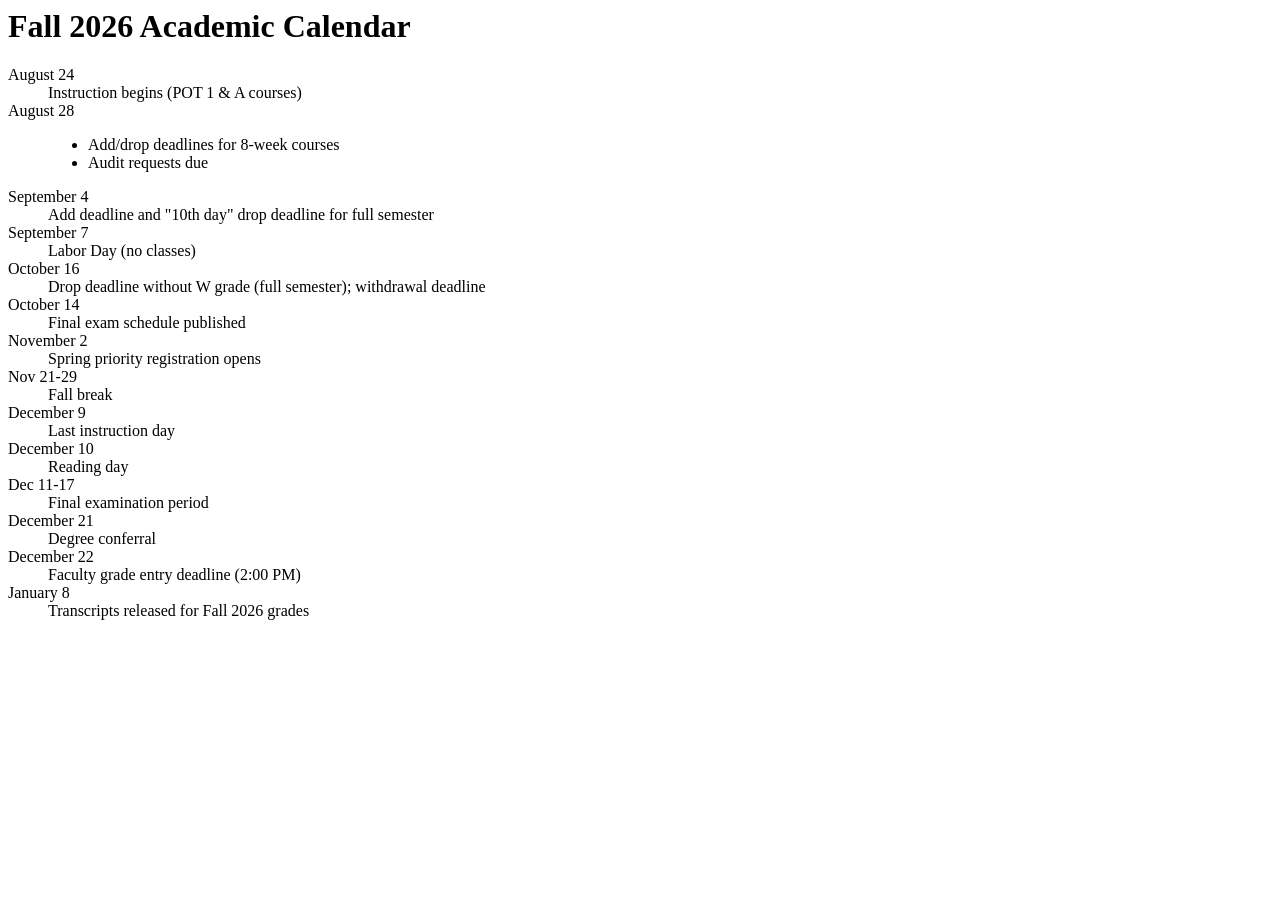
<file: evals/fixtures/calendar_fall2026.html>
<!--
Trimmed sample of the UIUC Registrar Fall 2026 academic calendar page,
used by evals/test_calendar.py. Real dates and event wording; the surrounding
page chrome and many minor entries are removed. Structure mirrors the live
page: a definition list of <dt> date / <dd> event(s).
-->
<html>
<body>
<h1>Fall 2026 Academic Calendar</h1>
<dl>
  <dt>August 24</dt>
  <dd>Instruction begins (POT 1 &amp; A courses)</dd>

  <dt>August 28</dt>
  <dd>
    <ul>
      <li>Add/drop deadlines for 8-week courses</li>
      <li>Audit requests due</li>
    </ul>
  </dd>

  <dt>September 4</dt>
  <dd>Add deadline and "10th day" drop deadline for full semester</dd>

  <dt>September 7</dt>
  <dd>Labor Day (no classes)</dd>

  <dt>October 16</dt>
  <dd>Drop deadline without W grade (full semester); withdrawal deadline</dd>

  <dt>October 14</dt>
  <dd>Final exam schedule published</dd>

  <dt>November 2</dt>
  <dd>Spring priority registration opens</dd>

  <dt>Nov 21-29</dt>
  <dd>Fall break</dd>

  <dt>December 9</dt>
  <dd>Last instruction day</dd>

  <dt>December 10</dt>
  <dd>Reading day</dd>

  <dt>Dec 11-17</dt>
  <dd>Final examination period</dd>

  <dt>December 21</dt>
  <dd>Degree conferral</dd>

  <dt>December 22</dt>
  <dd>Faculty grade entry deadline (2:00 PM)</dd>

  <dt>January 8</dt>
  <dd>Transcripts released for Fall 2026 grades</dd>
</dl>
</body>
</html>
</file>
